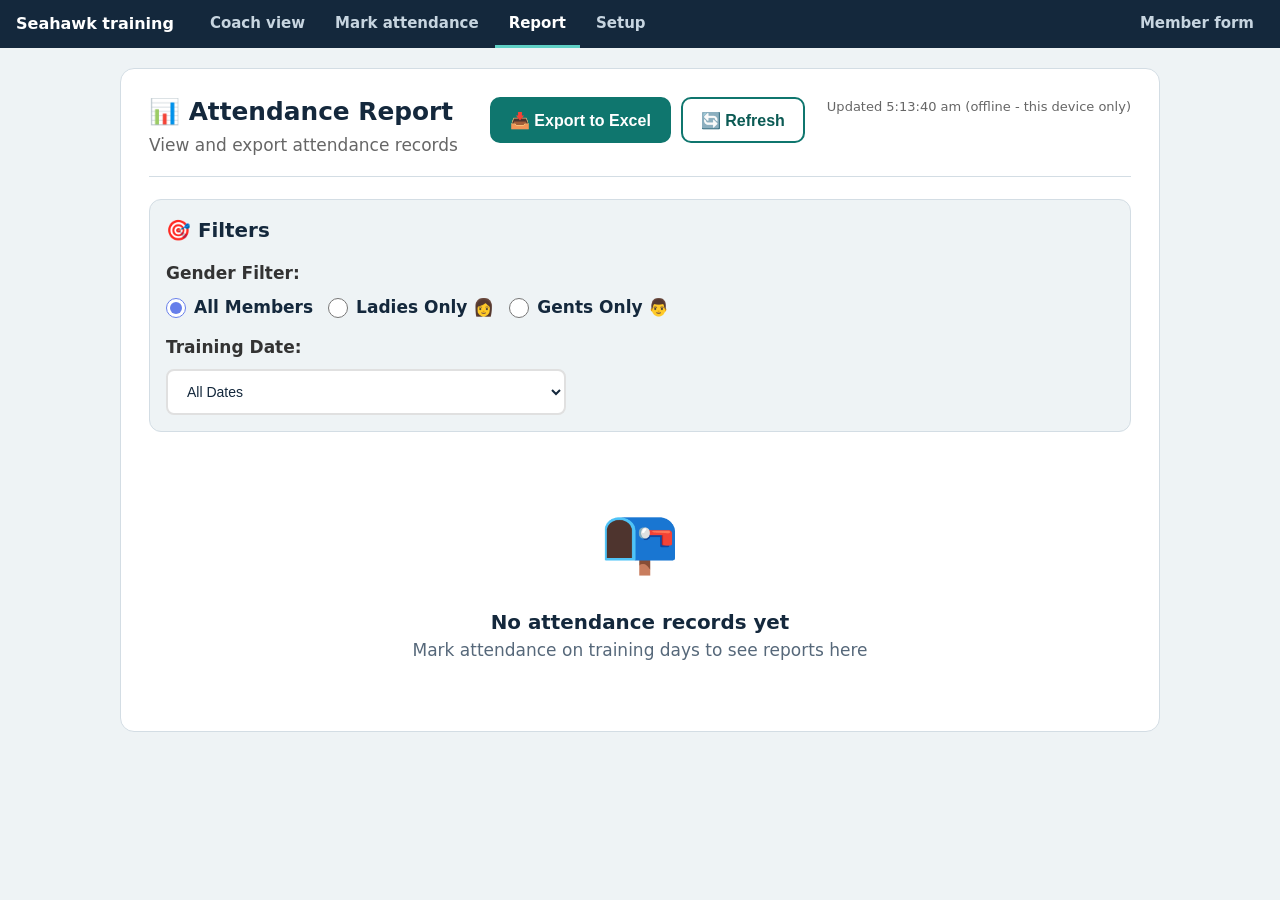
<file: attendance-report.html>
<!DOCTYPE html>
<html lang="en">
<head>
    <meta charset="UTF-8">
    <meta name="viewport" content="width=device-width, initial-scale=1.0">
    <title>Attendance Report</title>
    <style>
        * {
            margin: 0;
            padding: 0;
            box-sizing: border-box;
        }
        body {
            font-family: -apple-system, BlinkMacSystemFont, 'Segoe UI', Roboto, Oxygen, Ubuntu, Cantarell, sans-serif;
            background: #f5f5f5;
            padding: 20px;
        }
        .container {
            max-width: 1200px;
            margin: 0 auto;
            background: white;
            border-radius: 15px;
            padding: 30px;
            box-shadow: 0 4px 20px rgba(0,0,0,0.1);
        }
        h1 {
            color: #333;
            margin-bottom: 10px;
        }
        .header {
            display: flex;
            justify-content: space-between;
            align-items: center;
            margin-bottom: 30px;
            flex-wrap: wrap;
            gap: 15px;
        }
        .btn {
            padding: 12px 24px;
            border: none;
            border-radius: 8px;
            font-size: 14px;
            font-weight: 600;
            cursor: pointer;
            transition: all 0.3s;
        }
        .btn-primary {
            background: #667eea;
            color: white;
        }
        .btn-primary:hover {
            background: #5568d3;
        }
        .btn-success {
            background: #28a745;
            color: white;
        }
        .btn-success:hover {
            background: #218838;
        }
        .btn-group {
            display: flex;
            gap: 10px;
            flex-wrap: wrap;
        }
        .filter-section {
            background: #e7f3ff;
            border: 2px solid #2196F3;
            border-radius: 10px;
            padding: 20px;
            margin-bottom: 25px;
        }
        .filter-section h3 {
            color: #1976D2;
            margin-bottom: 15px;
        }
        .filter-row {
            display: flex;
            gap: 15px;
            flex-wrap: wrap;
            align-items: center;
        }
        .filter-item {
            display: flex;
            align-items: center;
            gap: 8px;
        }
        .filter-item input[type="checkbox"],
        .filter-item input[type="radio"] {
            width: 20px;
            height: 20px;
            cursor: pointer;
            accent-color: #667eea;
        }
        .filter-item label {
            cursor: pointer;
            font-weight: 500;
        }
        .stats {
            display: grid;
            grid-template-columns: repeat(auto-fit, minmax(150px, 1fr));
            gap: 15px;
            margin-bottom: 30px;
        }
        .stat-card {
            background: linear-gradient(135deg, #667eea 0%, #764ba2 100%);
            color: white;
            padding: 20px;
            border-radius: 10px;
            text-align: center;
        }
        .stat-number {
            font-size: 28px;
            font-weight: bold;
        }
        .stat-label {
            font-size: 13px;
            opacity: 0.9;
            margin-top: 5px;
        }
        .report-table {
            width: 100%;
            border-collapse: collapse;
            margin-top: 20px;
        }
        .report-table th {
            background: #f8f9fa;
            padding: 15px;
            text-align: left;
            font-weight: 600;
            color: #333;
            border-bottom: 2px solid #dee2e6;
        }
        .report-table td {
            padding: 15px;
            border-bottom: 1px solid #e0e0e0;
        }
        .report-table tr:hover {
            background: #f8f9fa;
        }
        .badge {
            display: inline-block;
            padding: 5px 12px;
            border-radius: 20px;
            font-size: 12px;
            font-weight: 600;
        }
        .badge-male {
            background: #e3f2fd;
            color: #1976D2;
        }
        .badge-female {
            background: #fce4ec;
            color: #c2185b;
        }
        .empty-state {
            text-align: center;
            padding: 60px 20px;
            color: #999;
        }
        @media (max-width: 768px) {
            body {
                padding: 10px;
            }
            .container {
                padding: 20px;
            }
            h1 {
                font-size: 22px;
            }
            .stats {
                grid-template-columns: repeat(2, 1fr);
            }
            .header {
                flex-direction: column;
                align-items: stretch;
            }
            .btn {
                width: 100%;
            }
            .report-table {
                font-size: 14px;
            }
            .report-table th,
            .report-table td {
                padding: 10px 8px;
            }
        }
    </style>
    <link rel="stylesheet" href="theme.css">
    <script src="nav.js" defer></script>
</head>
<body class="sh sh-staff">
    <div class="container">
        <div class="header">
            <div>
                <h1>📊 Attendance Report</h1>
                <p style="color: #666; margin-top: 5px;">View and export attendance records</p>
            </div>
            <div class="btn-group">
                <button class="btn btn-success" onclick="exportToExcel()">📥 Export to Excel</button>
                <button class="btn btn-primary" onclick="refreshData()">🔄 Refresh</button>
                <span id="lastUpdated" style="margin-left: 12px; font-size: 13px; color: #666;"></span>
            </div>
        </div>
 
        <div class="filter-section">
            <h3>🎯 Filters</h3>
 
            <div style="margin-bottom: 15px;">
                <strong style="display: block; margin-bottom: 8px; color: #333;">Gender Filter:</strong>
                <div class="filter-row">
                    <div class="filter-item">
                        <input type="radio" id="filterAll" name="genderFilter" value="all" checked onchange="applyFilters()">
                        <label for="filterAll">All Members</label>
                    </div>
                    <div class="filter-item">
                        <input type="radio" id="filterLadies" name="genderFilter" value="female" onchange="applyFilters()">
                        <label for="filterLadies">Ladies Only 👩</label>
                    </div>
                    <div class="filter-item">
                        <input type="radio" id="filterGents" name="genderFilter" value="male" onchange="applyFilters()">
                        <label for="filterGents">Gents Only 👨</label>
                    </div>
                </div>
            </div>
 
            <div>
                <strong style="display: block; margin-bottom: 8px; color: #333;">Training Date:</strong>
                <select id="dateFilter" onchange="applyFilters()" style="padding: 10px 15px; border: 2px solid #e0e0e0; border-radius: 8px; font-size: 14px; width: 100%; max-width: 400px;">
                    <option value="all">All Dates</option>
                </select>
            </div>
        </div>
 
        <div class="stats" id="stats">
            <!-- Stats will be populated -->
        </div>
 
        <div id="reportContainer" style="display: none;">
            <table class="report-table">
                <thead>
                    <tr>
                        <th>#</th>
                        <th>Date</th>
                        <th>Name</th>
                        <th>Gender</th>
                        <th>Category</th>
                        <th>Paddling Side</th>
                    </tr>
                </thead>
                <tbody id="reportTableBody">
                    <!-- Report rows will be populated here -->
                </tbody>
            </table>
        </div>
 
        <div class="empty-state" id="emptyState">
            <div style="font-size: 64px; margin-bottom: 20px;">📭</div>
            <h3>No attendance records yet</h3>
            <p>Mark attendance on training days to see reports here</p>
        </div>
    </div>
 
    <script src="sync.js"></script>
    <script>
        let allAttendance = [];
        let filteredData = [];
 
        document.addEventListener('DOMContentLoaded', function() {
            SeahawkSync.poll(loadData, 30000); // loads now, then every 30s
        });
 
        async function loadData() {
            // Load attendance records from the shared sheet (falls back to this device)
            let note = '';
            try {
                allAttendance = (await SeahawkSync.fetchAll({ force: true })).attendance;
            } catch (e) {
                console.warn('Sheet unavailable, using this device only:', e);
                allAttendance = JSON.parse(localStorage.getItem('actualAttendance') || '[]');
                note = ' (offline - this device only)';
            }
            allAttendance.forEach(r => { r.attendedDetails = r.attendedDetails || []; });
            document.getElementById('lastUpdated').textContent =
                'Updated ' + new Date().toLocaleTimeString('en-SG') + note;
 
            if (allAttendance.length === 0) {
                document.getElementById('stats').style.display = 'none';
                document.getElementById('reportContainer').style.display = 'none';
                document.getElementById('emptyState').style.display = 'block';
                return;
            }
 
            // Populate date filter
            populateDateFilter();
 
            // Apply filters
            applyFilters();
        }
 
        function populateDateFilter() {
            const select = document.getElementById('dateFilter');
            const currentValue = select.value;
 
            // Keep "All Dates" option, clear others
            select.innerHTML = '<option value="all">All Dates</option>';
 
            // Sort by date descending (most recent first)
            const sortedAttendance = [...allAttendance].sort((a, b) =>
                new Date(b.date) - new Date(a.date)
            );
 
            sortedAttendance.forEach(record => {
                const option = document.createElement('option');
                option.value = record.date;
                option.textContent = `${record.dayName}, ${record.display}`;
                select.appendChild(option);
            });
 
            // Restore selection if still valid
            if (currentValue && currentValue !== 'all') {
                select.value = currentValue;
            }
        }
 
        function applyFilters() {
            const genderFilter = document.querySelector('input[name="genderFilter"]:checked').value;
            const dateFilter = document.getElementById('dateFilter').value;
 
            // Flatten all attendance records into individual entries
            let allRecords = [];
 
            allAttendance.forEach(record => {
                record.attendedDetails.forEach(member => {
                    allRecords.push({
                        date: record.date,
                        dayName: record.dayName,
                        display: record.display,
                        name: member.name,
                        category: member.category,
                        paddlingSide: member.paddlingSide,
                        gender: member.gender || 'Not specified'
                    });
                });
            });
 
            // Apply gender filter
            if (genderFilter !== 'all') {
                allRecords = allRecords.filter(record => {
                    const gender = String(record.gender).toLowerCase();
                    return gender.includes(genderFilter);
                });
            }
 
            // Apply date filter
            if (dateFilter !== 'all') {
                allRecords = allRecords.filter(record => record.date === dateFilter);
            }
 
            filteredData = allRecords;
 
            // Update display
            updateStats();
            displayReport();
        }
 
        function updateStats() {
            const totalRecords = filteredData.length;
            const uniqueMembers = new Set(filteredData.map(r => r.name)).size;
            const uniqueDates = new Set(filteredData.map(r => r.date)).size;
 
            const ladies = filteredData.filter(r =>
                String(r.gender).toLowerCase().includes('female')
            ).length;
 
            const gents = filteredData.filter(r =>
                String(r.gender).toLowerCase().includes('male') &&
                !String(r.gender).toLowerCase().includes('female')
            ).length;
 
            const statsHtml = `
                <div class="stat-card">
                    <div class="stat-number">${totalRecords}</div>
                    <div class="stat-label">Total Attendances</div>
                </div>
                <div class="stat-card" style="background: linear-gradient(135deg, #f093fb 0%, #f5576c 100%);">
                    <div class="stat-number">${ladies}</div>
                    <div class="stat-label">Ladies</div>
                </div>
                <div class="stat-card" style="background: linear-gradient(135deg, #4facfe 0%, #00f2fe 100%);">
                    <div class="stat-number">${gents}</div>
                    <div class="stat-label">Gents</div>
                </div>
                <div class="stat-card" style="background: linear-gradient(135deg, #43e97b 0%, #38f9d7 100%);">
                    <div class="stat-number">${uniqueMembers}</div>
                    <div class="stat-label">Unique Members</div>
                </div>
                <div class="stat-card" style="background: linear-gradient(135deg, #fa709a 0%, #fee140 100%);">
                    <div class="stat-number">${uniqueDates}</div>
                    <div class="stat-label">Training Days</div>
                </div>
            `;
 
            document.getElementById('stats').innerHTML = statsHtml;
            document.getElementById('stats').style.display = 'grid';
        }
 
        function displayReport() {
            if (filteredData.length === 0) {
                document.getElementById('reportContainer').style.display = 'none';
                document.getElementById('emptyState').style.display = 'block';
                document.getElementById('emptyState').innerHTML = `
                    <div style="font-size: 64px; margin-bottom: 20px;">🔍</div>
                    <h3>No records match your filters</h3>
                    <p>Try adjusting the filter settings</p>
                `;
                return;
            }
 
            // Sort by date (most recent first), then by name
            filteredData.sort((a, b) => {
                const dateCompare = new Date(b.date) - new Date(a.date);
                if (dateCompare !== 0) return dateCompare;
                return a.name.localeCompare(b.name);
            });
 
            const tbody = document.getElementById('reportTableBody');
            tbody.innerHTML = '';
 
            filteredData.forEach((record, index) => {
                const tr = document.createElement('tr');
 
                // Gender badge
                let genderBadge = '';
                const gender = String(record.gender).toLowerCase();
                if (gender.includes('female')) {
                    genderBadge = '<span class="badge badge-female">👩 Female</span>';
                } else if (gender.includes('male')) {
                    genderBadge = '<span class="badge badge-male">👨 Male</span>';
                } else {
                    genderBadge = '<span style="color: #999; font-style: italic;">Not specified</span>';
                }
 
                tr.innerHTML = `
                    <td style="font-weight: 600; color: #666;">${index + 1}</td>
                    <td style="color: #333; font-weight: 500;">${record.dayName}<br><span style="font-size: 12px; color: #999;">${record.display}</span></td>
                    <td style="font-weight: 600; color: #333;">${record.name}</td>
                    <td>${genderBadge}</td>
                    <td style="color: #666;">${record.category}</td>
                    <td style="color: #666;">${record.paddlingSide || 'Not specified'}</td>
                `;
 
                tbody.appendChild(tr);
            });
 
            document.getElementById('reportContainer').style.display = 'block';
            document.getElementById('emptyState').style.display = 'none';
        }
 
        function refreshData() {
            loadData();
        }
 
        async function exportToExcel() {
            await SeahawkSync.loadXLSX();
            if (filteredData.length === 0) {
                alert('⚠️ No data to export! Apply filters to see records.');
                return;
            }
 
            const genderFilter = document.querySelector('input[name="genderFilter"]:checked').value;
            let filterLabel = 'All Members';
            if (genderFilter === 'female') filterLabel = 'Ladies Only';
            if (genderFilter === 'male') filterLabel = 'Gents Only';
 
            // Prepare Excel data
            const data = [
                ['ATTENDANCE REPORT'],
                ['Filter:', filterLabel],
                ['Generated:', new Date().toLocaleString('en-SG')],
                ['Total Records:', filteredData.length],
                [''],
                ['Date', 'Day', 'Name', 'Gender', 'Category', 'Paddling Side']
            ];
 
            filteredData.forEach(record => {
                data.push([
                    record.date,
                    `${record.dayName} ${record.display}`,
                    record.name,
                    record.gender,
                    record.category,
                    record.paddlingSide || 'Not specified'
                ]);
            });
 
            // Add summary section
            data.push(['']);
            data.push(['SUMMARY']);
            const uniqueMembers = new Set(filteredData.map(r => r.name));
            const uniqueDates = new Set(filteredData.map(r => r.date));
 
            data.push(['Total Attendances:', filteredData.length]);
            data.push(['Unique Members:', uniqueMembers.size]);
            data.push(['Training Days:', uniqueDates.size]);
 
            // Member list with attendance count
            data.push(['']);
            data.push(['MEMBER ATTENDANCE COUNT']);
            data.push(['Name', 'Times Attended', 'Gender', 'Category']);
 
            const memberCount = {};
            filteredData.forEach(record => {
                if (!memberCount[record.name]) {
                    memberCount[record.name] = {
                        count: 0,
                        gender: record.gender,
                        category: record.category
                    };
                }
                memberCount[record.name].count++;
            });
 
            Object.entries(memberCount)
                .sort((a, b) => b[1].count - a[1].count)
                .forEach(([name, info]) => {
                    data.push([name, info.count, info.gender, info.category]);
                });
 
            // Create worksheet
            const ws = XLSX.utils.aoa_to_sheet(data);
            ws['!cols'] = [
                {wch: 12}, // Date
                {wch: 20}, // Day
                {wch: 25}, // Name
                {wch: 12}, // Gender
                {wch: 12}, // Category
                {wch: 18}  // Paddling Side
            ];
 
            // Create workbook
            const wb = XLSX.utils.book_new();
            XLSX.utils.book_append_sheet(wb, ws, 'Attendance Report');
 
            // Save file
            const dateStr = new Date().toISOString().split('T')[0];
            const filterSuffix = genderFilter === 'female' ? '_Ladies' : genderFilter === 'male' ? '_Gents' : '';
            XLSX.writeFile(wb, `Attendance_Report${filterSuffix}_${dateStr}.xlsx`);
 
            alert(`✅ Excel exported!\n\n${filterLabel}\n📊 ${filteredData.length} records\n👥 ${uniqueMembers.size} members`);
        }
    </script>
</body>
</html>
</file>
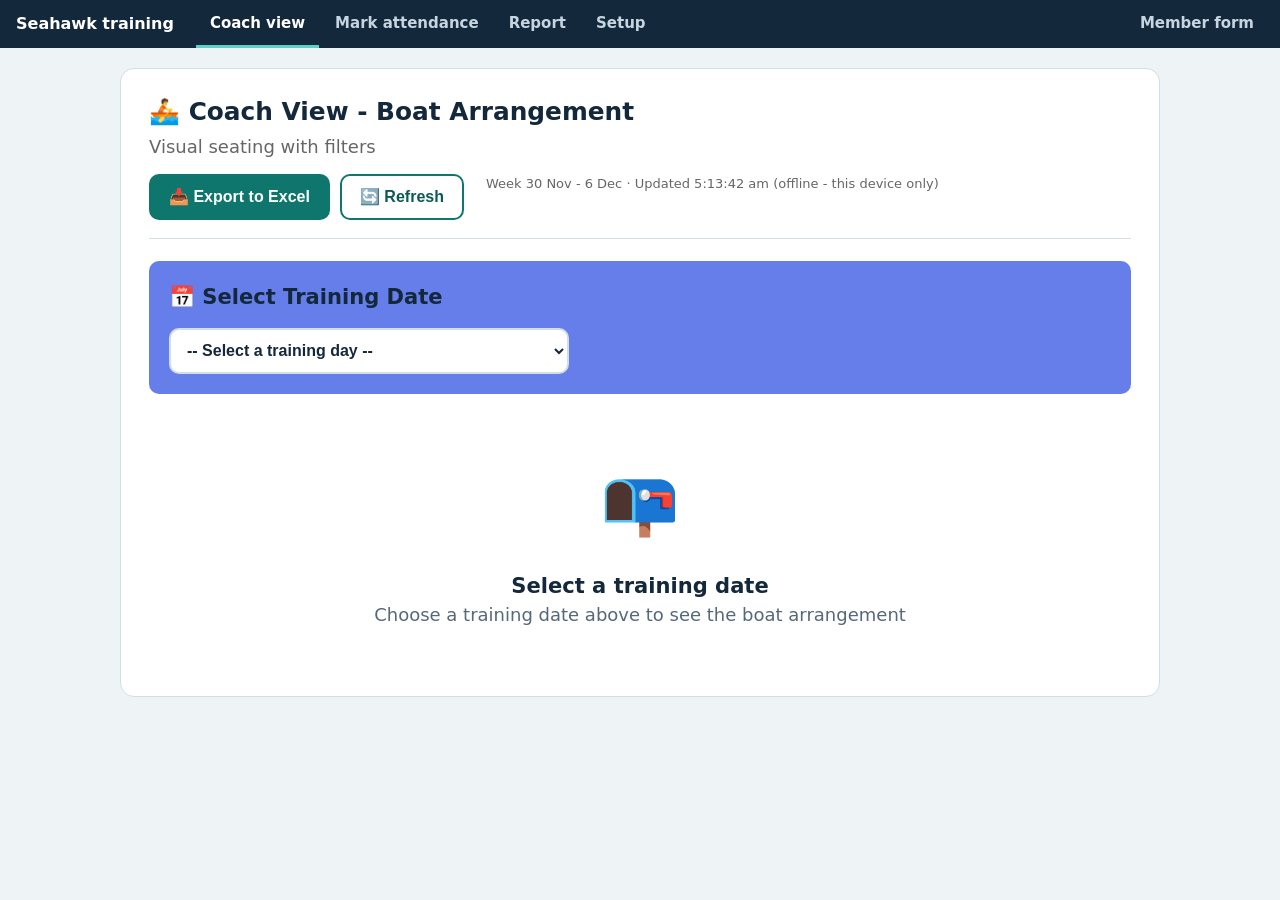
<file: coach-view-enhanced.html>
<!DOCTYPE html>
<html lang="en">
<head>
    <meta charset="UTF-8">
    <meta name="viewport" content="width=device-width, initial-scale=1.0">
    <title>Coach View - Boat Arrangement</title>
    <style>
        * {
            margin: 0;
            padding: 0;
            box-sizing: border-box;
        }
        body {
            font-family: -apple-system, BlinkMacSystemFont, 'Segoe UI', Roboto, Oxygen, Ubuntu, Cantarell, sans-serif;
            background: #f5f5f5;
            padding: 20px;
            font-size: 18px; /* Larger base font for seniors */
        }
        .container {
            max-width: 1400px;
            margin: 0 auto;
            background: white;
            border-radius: 15px;
            padding: 30px;
            box-shadow: 0 4px 20px rgba(0,0,0,0.1);
        }
        h1 {
            color: #333;
            margin-bottom: 10px;
            font-size: 36px; /* Larger for seniors */
            font-weight: 700;
        }
        .header {
            display: flex;
            justify-content: space-between;
            align-items: center;
            margin-bottom: 30px;
            flex-wrap: wrap;
            gap: 15px;
        }
        .date-selector {
            background: #667eea;
            color: white;
            padding: 20px;
            border-radius: 10px;
            margin-bottom: 25px;
        }
        .date-selector h3 {
            margin-bottom: 15px;
        }
        .date-selector select {
            padding: 12px 15px;
            border: 2px solid white;
            border-radius: 8px;
            font-size: 16px;
            width: 100%;
            max-width: 400px;
            font-weight: 600;
        }
        .btn {
            padding: 12px 24px;
            border: none;
            border-radius: 8px;
            font-size: 14px;
            font-weight: 600;
            cursor: pointer;
            transition: all 0.3s;
        }
        .btn-primary {
            background: #667eea;
            color: white;
        }
        .btn-primary:hover {
            background: #5568d3;
        }
        .btn-success {
            background: #28a745;
            color: white;
        }
        .btn-success:hover {
            background: #218838;
        }
        .btn-group {
            display: flex;
            gap: 10px;
            flex-wrap: wrap;
        }
        .filter-section {
            background: #e7f3ff;
            border: 2px solid #2196F3;
            border-radius: 10px;
            padding: 20px;
            margin-bottom: 25px;
        }
        .filter-section h3 {
            color: #1976D2;
            margin-bottom: 15px;
        }
        .filter-grid {
            display: grid;
            grid-template-columns: repeat(auto-fit, minmax(200px, 1fr));
            gap: 15px;
            margin-bottom: 15px;
        }
        .filter-group {
            background: white;
            padding: 15px;
            border-radius: 8px;
        }
        .filter-group label {
            display: block;
            font-weight: 600;
            color: #333;
            margin-bottom: 8px;
        }
        .filter-group select {
            width: 100%;
            padding: 10px;
            border: 2px solid #e0e0e0;
            border-radius: 6px;
            font-size: 14px;
        }
        .stats {
            display: grid;
            grid-template-columns: repeat(auto-fit, minmax(150px, 1fr));
            gap: 15px;
            margin-bottom: 30px;
        }
        .stat-card {
            background: linear-gradient(135deg, #667eea 0%, #764ba2 100%);
            color: white;
            padding: 20px;
            border-radius: 10px;
            text-align: center;
        }
        .stat-number {
            font-size: 28px;
            font-weight: bold;
        }
        .stat-label {
            font-size: 13px;
            opacity: 0.9;
            margin-top: 5px;
        }
        .boat-container {
            background: #f8f9fa;
            border-radius: 15px;
            padding: 30px;
            margin-bottom: 25px;
        }
        .boat-layout {
            display: grid;
            grid-template-columns: 1fr 1fr;
            gap: 30px;
            margin-top: 20px;
        }
        .side-section {
            background: white;
            border-radius: 12px;
            padding: 20px;
            border: 3px solid #667eea;
        }
        .side-header {
            background: linear-gradient(135deg, #667eea 0%, #764ba2 100%);
            color: white;
            padding: 18px;
            border-radius: 8px;
            text-align: center;
            font-weight: 700;
            font-size: 24px; /* Larger for seniors */
            margin-bottom: 20px;
        }
        .paddler-row {
            background: #f8f9fa;
            padding: 18px;
            margin-bottom: 14px;
            border-radius: 10px;
            display: flex;
            align-items: center;
            gap: 15px;
            border-left: 6px solid #667eea;
            transition: all 0.3s;
        }
        .paddler-row:hover {
            background: #e7f3ff;
            transform: translateX(5px);
        }
        .position-number {
            background: #667eea;
            color: white;
            width: 50px; /* Larger for seniors */
            height: 50px; /* Larger for seniors */
            border-radius: 50%;
            display: flex;
            align-items: center;
            justify-content: center;
            font-weight: bold;
            font-size: 20px; /* Larger for seniors */
            flex-shrink: 0;
        }
        .paddler-info {
            flex: 1;
        }
        .paddler-name {
            font-weight: 700;
            color: #333;
            font-size: 20px; /* Larger for seniors */
            margin-bottom: 6px;
        }
        .paddler-details {
            color: #666;
            font-size: 16px; /* Larger for seniors */
        }
        .badge {
            display: inline-block;
            padding: 4px 10px;
            border-radius: 12px;
            font-size: 11px;
            font-weight: 600;
            margin-right: 5px;
        }
        .badge-premier {
            background: #ffd700;
            color: #856404;
        }
        .badge-senior {
            background: #c0c0c0;
            color: #383d41;
        }
        .badge-female {
            background: #fce4ec;
            color: #c2185b;
        }
        .badge-male {
            background: #e3f2fd;
            color: #1976D2;
        }
        .empty-side {
            text-align: center;
            padding: 40px;
            color: #999;
            font-style: italic;
        }
        .empty-state {
            text-align: center;
            padding: 60px 20px;
            color: #999;
        }
        @media (max-width: 1024px) {
            .boat-layout {
                grid-template-columns: 1fr;
            }
        }
        @media (max-width: 768px) {
            body {
                padding: 10px;
                font-size: 16px;
            }
            .container {
                padding: 15px;
            }
            h1 {
                font-size: 28px; /* Larger for seniors */
            }
            .stats {
                grid-template-columns: repeat(2, 1fr);
            }
            .header {
                flex-direction: column;
                align-items: stretch;
            }
            .btn {
                width: 100%;
                font-size: 18px; /* Larger for seniors */
                padding: 16px;
            }
            .filter-grid {
                grid-template-columns: 1fr;
            }
            /* Keep left/right layout visible on mobile */
            .boat-layout {
                gap: 20px;
            }
            .side-section {
                padding: 15px;
            }
            .side-header {
                font-size: 22px; /* Maintain large size on mobile */
                padding: 15px;
            }
            .paddler-row {
                padding: 14px;
                font-size: 16px;
            }
            .position-number {
                width: 45px;
                height: 45px;
                font-size: 18px;
            }
            .paddler-name {
                font-size: 18px;
            }
            .paddler-details {
                font-size: 14px;
            }
        }
    </style>
    <link rel="stylesheet" href="theme.css">
    <script src="nav.js" defer></script>
</head>
<body class="sh sh-staff sh-coach">
    <div class="container">
        <div class="header">
            <div>
                <h1>🚣 Coach View - Boat Arrangement</h1>
                <p style="color: #666; margin-top: 5px;">Visual seating with filters</p>
            </div>
            <div class="btn-group">
                <button class="btn btn-success" onclick="exportToExcel()">📥 Export to Excel</button>
                <button class="btn btn-primary" onclick="refreshData()">🔄 Refresh</button>
                <span id="lastUpdated" style="margin-left: 12px; font-size: 13px; color: #666;"></span>
            </div>
        </div>
 
        <div class="date-selector">
            <h3>📅 Select Training Date</h3>
            <select id="trainingDaySelect" onchange="loadMembers()">
                <option value="">-- Select a training day --</option>
            </select>
        </div>
 
        <div class="filter-section" id="filterSection" style="display: none;">
            <h3>🎯 Filters</h3>
            <div class="filter-grid">
                <div class="filter-group">
                    <label>Gender</label>
                    <select id="genderFilter" onchange="applyFilters()">
                        <option value="all">All</option>
                        <option value="female">Ladies Only 👩</option>
                        <option value="male">Gents Only 👨</option>
                    </select>
                </div>
                <div class="filter-group">
                    <label>Category</label>
                    <select id="categoryFilter" onchange="applyFilters()">
                        <option value="all">All Categories</option>
                        <option value="premier">Premier</option>
                        <option value="senior a">Senior A</option>
                        <option value="senior b">Senior B</option>
                        <option value="senior c">Senior C</option>
                        <option value="master">Master</option>
                        <option value="a">Category A</option>
                        <option value="b">Category B</option>
                        <option value="c">Category C</option>
                    </select>
                </div>
            </div>
            <div class="walkin" style="margin-top: 16px;">
                <label for="addMemberSelect">➕ Add someone who didn't submit the form</label>
                <div class="walkin-row">
                    <select id="addMemberSelect"><option value="">-- Choose a member --</option></select>
                    <button class="btn btn-success" id="addMemberBtn" onclick="addMemberToDay()">Add to this day</button>
                </div>
            </div>
        </div>
 
        <div class="stats" id="stats" style="display: none;">
            <!-- Stats will be populated -->
        </div>
 
        <div class="boat-container" id="boatContainer" style="display: none;">
            <h2 style="text-align: center; color: #333; margin-bottom: 20px;">🚣 Boat Seating Arrangement</h2>
            <div class="boat-layout">
                <div class="side-section">
                    <div class="side-header">⬅️ LEFT SIDE</div>
                    <div id="leftSide">
                        <!-- Left paddlers will be populated here -->
                    </div>
                </div>
                <div class="side-section">
                    <div class="side-header">RIGHT SIDE ➡️</div>
                    <div id="rightSide">
                        <!-- Right paddlers will be populated here -->
                    </div>
                </div>
            </div>
        </div>
 
        <div class="empty-state" id="emptyState">
            <div style="font-size: 64px; margin-bottom: 20px;">📭</div>
            <h3>Select a training date</h3>
            <p>Choose a training date above to see the boat arrangement</p>
        </div>
    </div>
 
    <script src="sync.js"></script>
    <script>
        let allResponses = [];
        let trainingDates = [];
        let allMembers = [];
        let filteredMembers = [];
 
        let rosterMap = {};
        const norm = v => String(v || '').trim().toLowerCase();

        // roster.json is the source of truth for category / side / gender
        async function loadRoster() {
            try {
                const r = await fetch('roster.json', { cache: 'no-store' });
                if (r.ok) {
                    const d = await r.json();
                    (d.members || []).forEach(m => { rosterMap[norm(m.name)] = m; });
                }
            } catch (e) {
                console.warn('roster.json not loaded:', e);
            }
        }

        // Keep only the newest response per person per week, and fill details from the roster
        function cleanResponses(list) {
            const latest = {};
            list.forEach(r => {
                if (!r.name || !Array.isArray(r.days)) return;
                const key = norm(r.name) + '_' + r.weekStart;
                if (!latest[key] || String(r.timestamp) > String(latest[key].timestamp)) latest[key] = r;
            });
            return Object.values(latest).map(r => {
                const m = rosterMap[norm(r.name)];
                return Object.assign({}, r, {
                    days: r.days.filter(d => norm(d.name) !== 'thursday - land'), // Thursday land training was removed
                    category: (m && m.category) || r.category,
                    paddlingSide: String((m && m.paddlingSide) || r.paddlingSide || '').trim(),
                    gender: (m && m.gender) || r.gender
                });
            });
        }

        document.addEventListener('DOMContentLoaded', async function() {
            await loadRoster();
            SeahawkSync.poll(refreshData, 30000); // loads now, then every 30s
        });
 
        async function loadData() {
            let list;
            let note = '';
            try {
                const all = await SeahawkSync.fetchAll({ force: true });
                list = all.availability;
                if (all.roster && all.roster.length) {   // live Roster tab wins over roster.json
                    rosterMap = {};
                    all.roster.forEach(m => { rosterMap[norm(m.name)] = m; });
                }
            } catch (e) {
                console.warn('Sheet unavailable, using this device only:', e);
                list = JSON.parse(localStorage.getItem('weeklyAvailability') || '[]');
                note = ' (offline - this device only)';
            }
            allResponses = cleanResponses(list);

            // Only today and the rest of the CURRENT week (Monday-Sunday, same week as the member form).
            // A training day disappears from this view once it has passed (from midnight).
            const pad = n => String(n).padStart(2, '0');
            const ymd = d => `${d.getFullYear()}-${pad(d.getMonth() + 1)}-${pad(d.getDate())}`;
            const now = new Date();
            const dow = now.getDay(); // 0 = Sunday
            const monday = new Date(now.getFullYear(), now.getMonth(), now.getDate() - (dow === 0 ? 6 : dow - 1));
            const sunday = new Date(monday.getFullYear(), monday.getMonth(), monday.getDate() + 6);
            const todayStr = ymd(now);
            const weekEndStr = ymd(sunday);
            const weekLabel = monday.toLocaleDateString('en-SG', { day: 'numeric', month: 'short' }) +
                ' - ' + sunday.toLocaleDateString('en-SG', { day: 'numeric', month: 'short' });

            const dateSet = new Map();
            allResponses.forEach(response => {
                response.days.forEach(day => {
                    if (day.date < todayStr || day.date > weekEndStr) return; // already passed, or not this week
                    if (!dateSet.has(day.date)) {
                        dateSet.set(day.date, { date: day.date, name: day.name, display: day.display });
                    }
                });
            });

            trainingDates = Array.from(dateSet.values()).sort((a, b) =>
                new Date(a.date) - new Date(b.date)
            );

            document.getElementById('lastUpdated').textContent =
                'Week ' + weekLabel + ' · Updated ' + new Date().toLocaleTimeString('en-SG') + note;
        }

        function populateTrainingDaySelector() {
            const select = document.getElementById('trainingDaySelect');
 
            if (trainingDates.length === 0) {
                const option = document.createElement('option');
                option.value = '';
                option.textContent = '-- No training days available --';
                select.appendChild(option);
                return;
            }
 
            trainingDates.forEach(dateInfo => {
                const count = allResponses.filter(r =>
                    r.days.some(d => d.date === dateInfo.date)
                ).length;
 
                const option = document.createElement('option');
                option.value = dateInfo.date;
                option.textContent = `${dateInfo.name}, ${dateInfo.display} (${count} people)`;
                select.appendChild(option);
            });
        }
 
        function loadMembers() {
            const selectedDate = document.getElementById('trainingDaySelect').value;
 
            if (!selectedDate) {
                document.getElementById('filterSection').style.display = 'none';
                document.getElementById('stats').style.display = 'none';
                document.getElementById('boatContainer').style.display = 'none';
                document.getElementById('emptyState').style.display = 'block';
                return;
            }
 
            allMembers = allResponses.filter(r =>
                r.days.some(d => d.date === selectedDate)
            );
 
            if (allMembers.length === 0) {
                document.getElementById('filterSection').style.display = 'none';
                document.getElementById('stats').style.display = 'none';
                document.getElementById('boatContainer').style.display = 'none';
                document.getElementById('emptyState').style.display = 'block';
                return;
            }
 
            // Sort by name
            allMembers.sort((a, b) => a.name.localeCompare(b.name));
            refreshAddMemberOptions();
 
            // Reset filters
            document.getElementById('genderFilter').value = 'all';
            document.getElementById('categoryFilter').value = 'all';
 
            document.getElementById('filterSection').style.display = 'block';
            document.getElementById('emptyState').style.display = 'none';
 
            applyFilters();
        }
 
        function applyFilters() {
            const genderFilter = document.getElementById('genderFilter').value;
            const categoryFilter = document.getElementById('categoryFilter').value;
 
            filteredMembers = allMembers.filter(member => {
                // Gender filter
                if (genderFilter !== 'all') {
                    const gender = String(member.gender || '').toLowerCase();
                    if (genderFilter === 'female' && !gender.includes('female')) return false;
                    if (genderFilter === 'male' && !gender.includes('male')) return false;
                }
 
                // Category filter
                if (categoryFilter !== 'all') {
                    const category = String(member.category || '').toLowerCase();
                    if (!category.includes(categoryFilter)) return false;
                }
 
                return true;
            });
 
            displayBoatArrangement();
            updateStats();
        }
 
        function displayBoatArrangement() {
            document.querySelectorAll('.unspecified-block').forEach(el => el.remove());
            // Separate by paddling side
            const leftPaddlers = filteredMembers.filter(m =>
                String(m.paddlingSide || '').toLowerCase().includes('left')
            );
 
            const rightPaddlers = filteredMembers.filter(m =>
                String(m.paddlingSide || '').toLowerCase().includes('right')
            );
 
            const unspecified = filteredMembers.filter(m => {
                const side = String(m.paddlingSide || '').toLowerCase();
                return !side.includes('left') && !side.includes('right');
            });
 
            // Display left side
            const leftSide = document.getElementById('leftSide');
            leftSide.innerHTML = '';
 
            if (leftPaddlers.length === 0) {
                leftSide.innerHTML = '<div class="empty-side">No paddlers on left side</div>';
            } else {
                leftPaddlers.forEach((member, index) => {
                    leftSide.appendChild(createPaddlerRow(member, index + 1));
                });
            }
 
            // Display right side
            const rightSide = document.getElementById('rightSide');
            rightSide.innerHTML = '';
 
            if (rightPaddlers.length === 0) {
                rightSide.innerHTML = '<div class="empty-side">No paddlers on right side</div>';
            } else {
                rightPaddlers.forEach((member, index) => {
                    rightSide.appendChild(createPaddlerRow(member, index + 1));
                });
            }
 
            // Show unspecified if any
            if (unspecified.length > 0) {
                const unspecifiedDiv = document.createElement('div');
                unspecifiedDiv.className = 'unspecified-block';
                unspecifiedDiv.style.gridColumn = '1 / -1';
                unspecifiedDiv.style.marginTop = '20px';
                unspecifiedDiv.innerHTML = `
                    <div style="background: #fff3cd; border: 2px solid #ffc107; border-radius: 10px; padding: 20px;">
                        <h3 style="color: #856404; margin-bottom: 15px;">⚠️ Paddling Side Not Specified (${unspecified.length})</h3>
                        <div id="unspecifiedList"></div>
                    </div>
                `;
                document.querySelector('.boat-layout').appendChild(unspecifiedDiv);
 
                const unspecifiedList = document.getElementById('unspecifiedList');
                unspecified.forEach((member, index) => {
                    const row = createPaddlerRow(member, index + 1);
                    row.style.borderLeft = '5px solid #ffc107';
                    unspecifiedList.appendChild(row);
                });
            }
 
            document.getElementById('boatContainer').style.display = 'block';
        }
 
        function createPaddlerRow(member, position) {
            const row = document.createElement('div');
            row.className = 'paddler-row';
 
            const positionDiv = document.createElement('div');
            positionDiv.className = 'position-number';
            positionDiv.textContent = position;
 
            const infoDiv = document.createElement('div');
            infoDiv.className = 'paddler-info';
 
            const nameDiv = document.createElement('div');
            nameDiv.className = 'paddler-name';
            nameDiv.textContent = member.name;
 
            const detailsDiv = document.createElement('div');
            detailsDiv.className = 'paddler-details';
 
            // Category badge
            let categoryBadge = 'badge-premier';
            const cat = String(member.category || '').toLowerCase();
            if (cat.includes('premier')) categoryBadge = 'badge-premier';
            else if (cat.includes('senior') || cat.includes('b') || cat.includes('c')) categoryBadge = 'badge-senior';
 
            // Gender badge
            let genderBadge = '';
            const gender = String(member.gender || '').toLowerCase();
            if (gender.includes('female')) {
                genderBadge = '<span class="badge badge-female">👩 F</span>';
            } else if (gender.includes('male')) {
                genderBadge = '<span class="badge badge-male">👨 M</span>';
            }
 
            detailsDiv.innerHTML = `
                <span class="badge ${categoryBadge}">${member.category}</span>
                ${genderBadge}
            `;
 
            infoDiv.appendChild(nameDiv);
            infoDiv.appendChild(detailsDiv);

            // Rows the coach added by hand get a tag and a remove button
            const dayEntry = (member.days || []).find(d => d.date === document.getElementById('trainingDaySelect').value);
            if (dayEntry && dayEntry.addedByCoach) {
                const tagRow = document.createElement('div');
                tagRow.style.marginTop = '6px';
                tagRow.innerHTML = '<span class="badge badge-coach">Added by coach</span> ';
                const rm = document.createElement('button');
                rm.type = 'button';
                rm.className = 'btn-remove-added';
                rm.textContent = '✕ Remove';
                rm.onclick = function () { removeAddedMember(member.name); };
                tagRow.appendChild(rm);
                infoDiv.appendChild(tagRow);
            }
 
            row.appendChild(positionDiv);
            row.appendChild(infoDiv);
 
            return row;
        }
 
        function updateStats() {
            const total = filteredMembers.length;
            const leftCount = filteredMembers.filter(m =>
                String(m.paddlingSide || '').toLowerCase().includes('left')
            ).length;
            const rightCount = filteredMembers.filter(m =>
                String(m.paddlingSide || '').toLowerCase().includes('right')
            ).length;
            const ladies = filteredMembers.filter(m =>
                String(m.gender || '').toLowerCase().includes('female')
            ).length;
            const gents = filteredMembers.filter(m =>
                String(m.gender || '').toLowerCase().includes('male') &&
                !String(m.gender || '').toLowerCase().includes('female')
            ).length;
 
            const statsHtml = `
                <div class="stat-card">
                    <div class="stat-number">${total}</div>
                    <div class="stat-label">Total Paddlers</div>
                </div>
                <div class="stat-card" style="background: linear-gradient(135deg, #4facfe 0%, #00f2fe 100%);">
                    <div class="stat-number">${leftCount}</div>
                    <div class="stat-label">Left Side</div>
                </div>
                <div class="stat-card" style="background: linear-gradient(135deg, #f093fb 0%, #f5576c 100%);">
                    <div class="stat-number">${rightCount}</div>
                    <div class="stat-label">Right Side</div>
                </div>
                <div class="stat-card" style="background: linear-gradient(135deg, #fce4ec 0%, #c2185b 100%);">
                    <div class="stat-number">${ladies}</div>
                    <div class="stat-label">Ladies</div>
                </div>
                <div class="stat-card" style="background: linear-gradient(135deg, #e3f2fd 0%, #1976D2 100%);">
                    <div class="stat-number">${gents}</div>
                    <div class="stat-label">Gents</div>
                </div>
            `;
 
            document.getElementById('stats').innerHTML = statsHtml;
            document.getElementById('stats').style.display = 'grid';
        }
 
        function findThisWeekResponse(name) {
            return SeahawkSync.findThisWeek(allResponses, name);
        }

        // Active roster members who are not already on the selected day
        function refreshAddMemberOptions() {
            const onDay = new Set(allMembers.map(m => norm(m.name)));
            const options = Object.values(rosterMap)
                .filter(m => m.active !== false && !onDay.has(norm(m.name)))
                .sort((a, b) => a.name.localeCompare(b.name));
            document.getElementById('addMemberSelect').innerHTML =
                '<option value="">-- Choose a member --</option>' +
                options.map(m => `<option value="${m.name.replace(/"/g, '&quot;')}">${m.name}</option>`).join('');
        }

        async function addMemberToDay() {
            const name = document.getElementById('addMemberSelect').value;
            const date = document.getElementById('trainingDaySelect').value;
            if (!name) {
                alert('⚠️ Please choose a member first');
                return;
            }
            const dayInfo = trainingDates.find(d => d.date === date);
            if (!dayInfo) return;

            const btn = document.getElementById('addMemberBtn');
            btn.disabled = true;
            btn.textContent = '⏳ Adding…';
            try {
                const existing = findThisWeekResponse(name);
                const person = rosterMap[norm(name)] || existing || { name: name };
                await SeahawkSync.addCoachDay(person, existing, dayInfo);
                await refreshData();
            } catch (e) {
                console.error('Add member failed:', e);
                alert('⚠️ Could not add ' + name + ' (check internet connection). Please try again.');
            } finally {
                btn.disabled = false;
                btn.textContent = 'Add to this day';
            }
        }

        async function removeAddedMember(name) {
            const date = document.getElementById('trainingDaySelect').value;
            if (!confirm('Remove ' + name + ' from this day?')) return;
            try {
                const existing = findThisWeekResponse(name);
                const person = rosterMap[norm(name)] || existing || { name: name };
                await SeahawkSync.removeCoachDay(person, existing, date);
                await refreshData();
            } catch (e) {
                console.error('Remove failed:', e);
                alert('⚠️ Could not remove ' + name + ' (check internet connection). Please try again.');
            }
        }

        async function refreshData() {
            const select = document.getElementById('trainingDaySelect');
            const currentDate = select.value;
            const gender = document.getElementById('genderFilter').value;
            const category = document.getElementById('categoryFilter').value;

            await loadData();

            select.innerHTML = '<option value="">-- Select a training day --</option>';
            populateTrainingDaySelector();

            if (currentDate && trainingDates.some(d => d.date === currentDate)) {
                select.value = currentDate;
                loadMembers();
                // keep the coach's filters across refreshes
                document.getElementById('genderFilter').value = gender;
                document.getElementById('categoryFilter').value = category;
                applyFilters();
            } else {
                loadMembers(); // selected day is no longer in view (new week) - clear the old lists
            }
        }

        async function exportToExcel() {
            await SeahawkSync.loadXLSX();
            const selectedDate = document.getElementById('trainingDaySelect').value;
 
            if (!selectedDate || filteredMembers.length === 0) {
                alert('⚠️ Please select a training day and ensure there are members to export!');
                return;
            }
 
            const dayInfo = trainingDates.find(d => d.date === selectedDate);
            const genderFilter = document.getElementById('genderFilter').value;
            const categoryFilter = document.getElementById('categoryFilter').value;
 
            let filterLabel = [];
            if (genderFilter === 'female') filterLabel.push('Ladies Only');
            if (genderFilter === 'male') filterLabel.push('Gents Only');
            if (categoryFilter !== 'all') filterLabel.push(categoryFilter.toUpperCase());
 
            const filterText = filterLabel.length > 0 ? ` (${filterLabel.join(', ')})` : '';
 
            // Separate by side
            const leftPaddlers = filteredMembers.filter(m =>
                String(m.paddlingSide || '').toLowerCase().includes('left')
            );
            const rightPaddlers = filteredMembers.filter(m =>
                String(m.paddlingSide || '').toLowerCase().includes('right')
            );
 
            // Prepare Excel data
            const data = [
                [`BOAT ARRANGEMENT - ${dayInfo.name}, ${dayInfo.display}${filterText}`],
                ['Generated:', new Date().toLocaleString('en-SG')],
                ['Total Paddlers:', filteredMembers.length],
                [''],
                ['LEFT SIDE', '', '', ''],
                ['Position', 'Name', 'Category', 'Gender']
            ];
 
            leftPaddlers.forEach((member, index) => {
                data.push([
                    index + 1,
                    member.name,
                    member.category,
                    member.gender || 'Not specified'
                ]);
            });
 
            data.push(['']);
            data.push(['RIGHT SIDE', '', '', '']);
            data.push(['Position', 'Name', 'Category', 'Gender']);
 
            rightPaddlers.forEach((member, index) => {
                data.push([
                    index + 1,
                    member.name,
                    member.category,
                    member.gender || 'Not specified'
                ]);
            });
 
            // Create worksheet
            const ws = XLSX.utils.aoa_to_sheet(data);
            ws['!cols'] = [
                {wch: 10},
                {wch: 25},
                {wch: 15},
                {wch: 12}
            ];
 
            const wb = XLSX.utils.book_new();
            XLSX.utils.book_append_sheet(wb, ws, 'Boat Arrangement');
 
            const fileName = `Boat_Arrangement_${selectedDate}${filterLabel.length > 0 ? '_' + filterLabel.join('_').replace(/ /g, '_') : ''}.xlsx`;
            XLSX.writeFile(wb, fileName);
 
            alert(`✅ Excel exported!\n\n${dayInfo.name}, ${dayInfo.display}${filterText}\n🚣 ${filteredMembers.length} paddlers\n⬅️ ${leftPaddlers.length} left | ${rightPaddlers.length} right ➡️`);
        }
    </script>
</body>
</html>
</file>
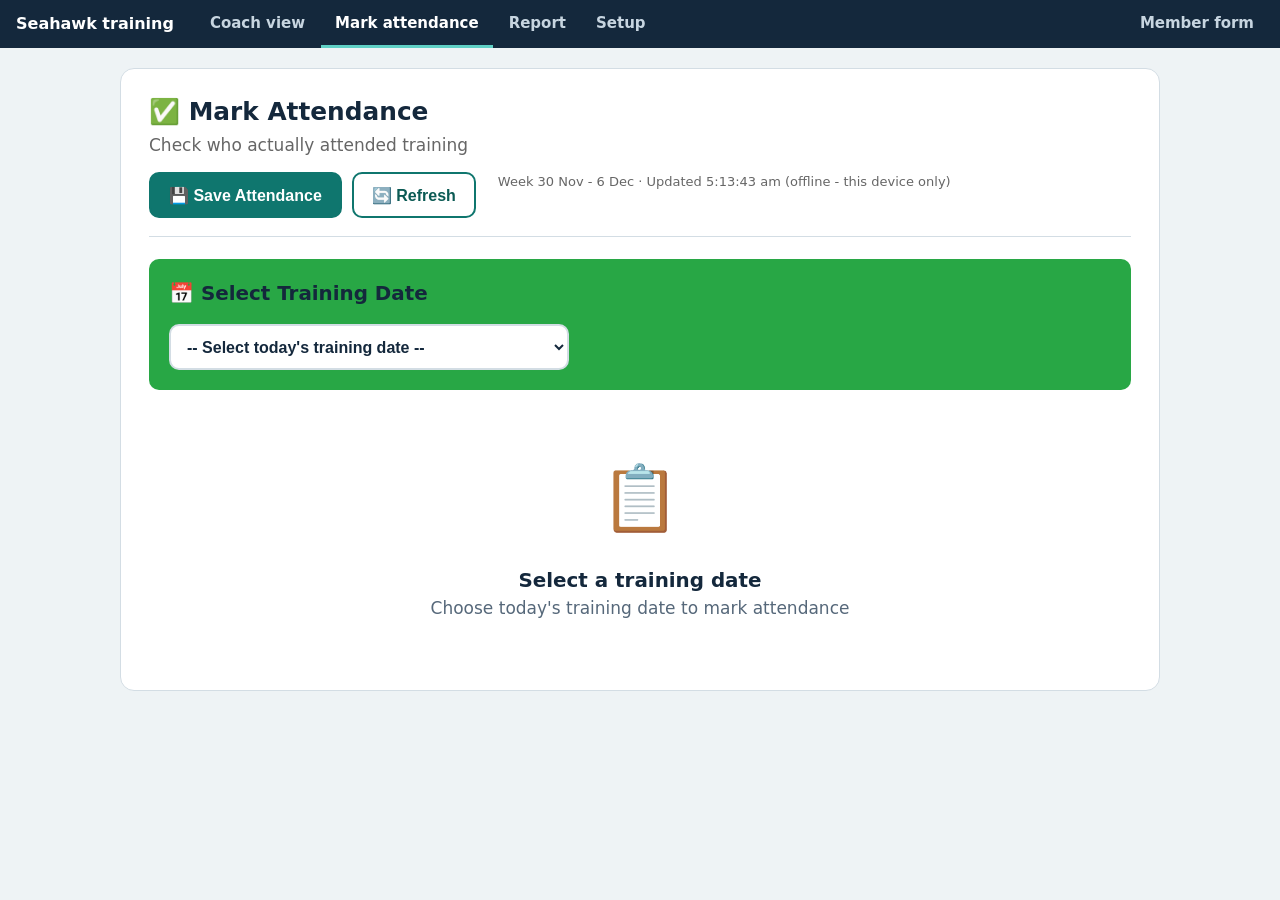
<file: mark-attendance.html>
<!DOCTYPE html>
<html lang="en">
<head>
    <meta charset="UTF-8">
    <meta name="viewport" content="width=device-width, initial-scale=1.0">
    <title>Mark Attendance - Training Day</title>
    <style>
        * {
            margin: 0;
            padding: 0;
            box-sizing: border-box;
        }
        body {
            font-family: -apple-system, BlinkMacSystemFont, 'Segoe UI', Roboto, Oxygen, Ubuntu, Cantarell, sans-serif;
            background: #f5f5f5;
            padding: 20px;
        }
        .container {
            max-width: 1000px;
            margin: 0 auto;
            background: white;
            border-radius: 15px;
            padding: 30px;
            box-shadow: 0 4px 20px rgba(0,0,0,0.1);
        }
        h1 {
            color: #333;
            margin-bottom: 10px;
        }
        .header {
            display: flex;
            justify-content: space-between;
            align-items: center;
            margin-bottom: 30px;
            flex-wrap: wrap;
            gap: 15px;
        }
        .date-selector {
            background: #28a745;
            color: white;
            padding: 20px;
            border-radius: 10px;
            margin-bottom: 25px;
        }
        .date-selector h3 {
            margin-bottom: 15px;
        }
        .date-selector select {
            padding: 12px 15px;
            border: 2px solid white;
            border-radius: 8px;
            font-size: 16px;
            width: 100%;
            max-width: 400px;
            font-weight: 600;
        }
        .btn {
            padding: 12px 24px;
            border: none;
            border-radius: 8px;
            font-size: 14px;
            font-weight: 600;
            cursor: pointer;
            transition: all 0.3s;
        }
        .btn-primary {
            background: #667eea;
            color: white;
        }
        .btn-primary:hover {
            background: #5568d3;
        }
        .btn-success {
            background: #28a745;
            color: white;
        }
        .btn-success:hover {
            background: #218838;
        }
        .stats {
            display: grid;
            grid-template-columns: repeat(auto-fit, minmax(150px, 1fr));
            gap: 15px;
            margin-bottom: 30px;
        }
        .stat-card {
            background: linear-gradient(135deg, #667eea 0%, #764ba2 100%);
            color: white;
            padding: 20px;
            border-radius: 10px;
            text-align: center;
        }
        .stat-number {
            font-size: 32px;
            font-weight: bold;
        }
        .stat-label {
            font-size: 13px;
            opacity: 0.9;
            margin-top: 5px;
        }
        .attendance-section {
            background: #fff3cd;
            border: 2px solid #ffc107;
            border-radius: 10px;
            padding: 20px;
            margin-bottom: 25px;
        }
        .attendance-section h3 {
            color: #856404;
            margin-bottom: 15px;
        }
        .checkbox-item {
            display: flex;
            align-items: center;
            padding: 15px;
            background: white;
            border-radius: 8px;
            margin-bottom: 10px;
            border: 2px solid #e0e0e0;
            transition: all 0.3s;
        }
        .checkbox-item:hover {
            border-color: #28a745;
            background: #f0fff4;
        }
        .checkbox-item.checked {
            border-color: #28a745;
            background: #d4edda;
        }
        .checkbox-item input[type="checkbox"] {
            width: 24px;
            height: 24px;
            margin-right: 15px;
            cursor: pointer;
            accent-color: #28a745;
        }
        .member-info {
            flex: 1;
            cursor: pointer;
        }
        .member-name {
            font-weight: 600;
            color: #333;
            font-size: 16px;
        }
        .member-details {
            color: #666;
            font-size: 13px;
            margin-top: 3px;
        }
        .badge {
            display: inline-block;
            padding: 4px 10px;
            border-radius: 12px;
            font-size: 11px;
            font-weight: 600;
            margin-right: 5px;
        }
        .badge-expected {
            background: #e7f3ff;
            color: #1976D2;
        }
        .empty-state {
            text-align: center;
            padding: 60px 20px;
            color: #999;
        }
        .btn-group {
            display: flex;
            gap: 10px;
            flex-wrap: wrap;
        }
        @media (max-width: 768px) {
            body {
                padding: 10px;
            }
            .container {
                padding: 20px;
            }
            h1 {
                font-size: 22px;
            }
            .stats {
                grid-template-columns: repeat(2, 1fr);
            }
            .header {
                flex-direction: column;
                align-items: stretch;
            }
            .btn {
                width: 100%;
            }
        }
    </style>
    <link rel="stylesheet" href="theme.css">
    <script src="nav.js" defer></script>
</head>
<body class="sh sh-staff">
    <div class="container">
        <div class="header">
            <div>
                <h1>✅ Mark Attendance</h1>
                <p style="color: #666; margin-top: 5px;">Check who actually attended training</p>
            </div>
            <div class="btn-group">
                <button class="btn btn-success" onclick="saveAttendance()">💾 Save Attendance</button>
                <button class="btn btn-primary" onclick="refreshData()">🔄 Refresh</button>
                <span id="lastUpdated" style="margin-left: 12px; font-size: 13px; color: #666;"></span>
            </div>
        </div>
 
        <div class="date-selector">
            <h3>📅 Select Training Date</h3>
            <select id="trainingDaySelect" onchange="loadExpectedMembers()">
                <option value="">-- Select today's training date --</option>
            </select>
        </div>
 
        <div class="stats" id="stats" style="display: none;">
            <!-- Stats will be populated -->
        </div>
 
        <div class="attendance-section" id="attendanceSection" style="display: none;">
            <div style="display: flex; justify-content: space-between; align-items: center; margin-bottom: 15px; flex-wrap: wrap; gap: 10px;">
                <h3 style="margin: 0;">📝 Mark Who Attended</h3>
                <div class="btn-group">
                    <button class="btn btn-primary" onclick="selectAll()" style="padding: 8px 16px; font-size: 13px;">✅ Select All</button>
                    <button class="btn btn-primary" onclick="deselectAll()" style="padding: 8px 16px; font-size: 13px; background: #dc3545;">❌ Clear All</button>
                </div>
            </div>
            <p style="color: #856404; margin-bottom: 15px; font-size: 14px;">
                ✓ Check the boxes for members who actually attended training
            </p>
            <div class="walkin">
                <label for="walkinSelect">➕ Someone who didn't sign up this week?</label>
                <div class="walkin-row">
                    <select id="walkinSelect"><option value="">-- Choose a member --</option></select>
                    <button class="btn btn-primary" id="walkinBtn" onclick="addWalkIn()">Add to list</button>
                </div>
            </div>
            <div id="attendanceList">
                <!-- Checkboxes will be populated here -->
            </div>
        </div>
 
        <div class="empty-state" id="emptyState">
            <div style="font-size: 64px; margin-bottom: 20px;">📋</div>
            <h3>Select a training date</h3>
            <p>Choose today's training date to mark attendance</p>
        </div>
    </div>
 
    <script src="sync.js"></script>
    <script>
        let allResponses = [];
        let memberDatabase = [];
        let trainingDates = [];
        let selectedDate = '';
 
        let sharedAttendance = [];
        let rosterMap = {};
        let dirty = false; // true when ticks have changed since the last load/save
        const norm = v => String(v || '').trim().toLowerCase();

        document.addEventListener('DOMContentLoaded', async function() {
            await loadRoster();
            await refreshData(true);
        });

        // roster.json is the source of truth for category / side / gender
        async function loadRoster() {
            try {
                const r = await fetch('roster.json', { cache: 'no-store' });
                if (r.ok) {
                    const d = await r.json();
                    (d.members || []).forEach(m => { rosterMap[norm(m.name)] = m; });
                }
            } catch (e) {
                console.warn('roster.json not loaded:', e);
            }
        }

        // Newest response per person per week, details filled from the roster
        function cleanResponses(list) {
            const latest = {};
            list.forEach(r => {
                if (!r.name || !Array.isArray(r.days)) return;
                const key = norm(r.name) + '_' + r.weekStart;
                if (!latest[key] || String(r.timestamp) > String(latest[key].timestamp)) latest[key] = r;
            });
            return Object.values(latest).map(r => {
                const m = rosterMap[norm(r.name)];
                return Object.assign({}, r, {
                    days: r.days.filter(d => norm(d.name) !== 'thursday - land'), // Thursday land training was removed
                    category: (m && m.category) || r.category,
                    paddlingSide: String((m && m.paddlingSide) || r.paddlingSide || '').trim(),
                    gender: (m && m.gender) || r.gender
                });
            });
        }

        async function loadData() {
            let list;
            let note = '';
            try {
                const all = await SeahawkSync.fetchAll({ force: true });
                list = all.availability;
                sharedAttendance = all.attendance;
                if (all.roster && all.roster.length) {   // live Roster tab wins over roster.json
                    rosterMap = {};
                    all.roster.forEach(m => { rosterMap[norm(m.name)] = m; });
                }
            } catch (e) {
                console.warn('Sheet unavailable, using this device only:', e);
                list = JSON.parse(localStorage.getItem('weeklyAvailability') || '[]');
                sharedAttendance = JSON.parse(localStorage.getItem('actualAttendance') || '[]');
                note = ' (offline - this device only)';
            }
            allResponses = cleanResponses(list);

            // Current week only (Monday-Sunday). Days earlier in the week stay available so late marking still works.
            const range = SeahawkSync.currentWeekRange();
            const fmt = s => new Date(s + 'T00:00:00').toLocaleDateString('en-SG', { day: 'numeric', month: 'short' });
            const weekLabel = fmt(range.start) + ' - ' + fmt(range.end);

            const dateSet = new Map();
            allResponses.forEach(response => {
                response.days.forEach(day => {
                    if (day.date < range.start || day.date > range.end) return; // not this week
                    if (!dateSet.has(day.date)) {
                        dateSet.set(day.date, { date: day.date, name: day.name, display: day.display });
                    }
                });
            });

            trainingDates = Array.from(dateSet.values()).sort((a, b) =>
                new Date(a.date) - new Date(b.date)
            );

            document.getElementById('lastUpdated').textContent =
                'Week ' + weekLabel + ' · Updated ' + new Date().toLocaleTimeString('en-SG') + note;
        }

        function populateTrainingDaySelector() {
            const select = document.getElementById('trainingDaySelect');
 
            if (trainingDates.length === 0) {
                const option = document.createElement('option');
                option.value = '';
                option.textContent = '-- No training days scheduled --';
                select.appendChild(option);
                return;
            }
 
            trainingDates.forEach(dateInfo => {
                const count = allResponses.filter(r =>
                    r.days.some(d => d.date === dateInfo.date)
                ).length;
 
                const option = document.createElement('option');
                option.value = dateInfo.date;
                option.textContent = `${dateInfo.name}, ${dateInfo.display} (${count} expected)`;
                select.appendChild(option);
            });
        }
 
        let rowCounter = 0;

        function memberDetails(name, fallback) {
            const r = rosterMap[norm(name)] || fallback || {};
            return { name: r.name || name, category: r.category || '', paddlingSide: r.paddlingSide || '', gender: r.gender || '' };
        }

        // isWalkIn: shown with an orange tag and counted separately. removable: added by the coach, so it can be taken back out.
        function addAttendanceRow(container, member, isWalkIn, checked, removable) {
            const div = document.createElement('div');
            div.className = 'checkbox-item';
            if (checked) div.classList.add('checked');

            const checkbox = document.createElement('input');
            checkbox.type = 'checkbox';
            checkbox.id = `member-${rowCounter++}`;
            checkbox.value = member.name;
            checkbox.checked = checked;
            checkbox.dataset.walkin = isWalkIn ? '1' : '';
            checkbox.onchange = function() {
                updateCheckboxStyle(this);
                updateStats();
            };

            const memberInfo = document.createElement('div');
            memberInfo.className = 'member-info';
            memberInfo.onclick = function() {
                checkbox.checked = !checkbox.checked;
                updateCheckboxStyle(checkbox);
                updateStats();
            };

            const nameDiv = document.createElement('div');
            nameDiv.className = 'member-name';
            nameDiv.textContent = member.name;

            const detailsDiv = document.createElement('div');
            detailsDiv.className = 'member-details';
            detailsDiv.innerHTML = `
                <span class="badge ${isWalkIn ? 'badge-walkin' : 'badge-expected'}">${isWalkIn ? 'Walk-in' : 'Expected'}</span>
                ${member.category || ''} | ${member.paddlingSide || 'Not specified'}
            `;

            memberInfo.appendChild(nameDiv);
            memberInfo.appendChild(detailsDiv);
            div.appendChild(checkbox);
            div.appendChild(memberInfo);

            if (removable) {
                const rm = document.createElement('button');
                rm.type = 'button';
                rm.className = 'btn-remove-added';
                rm.textContent = '✕ Remove';
                rm.onclick = function () { removeWalkIn(member.name); };
                div.appendChild(rm);
            }

            container.appendChild(div);
        }

        // Fill the dropdown with active members who are not on the list yet
        function refreshWalkInOptions() {
            const onList = new Set(Array.from(document.querySelectorAll('#attendanceList input[type="checkbox"]')).map(cb => norm(cb.value)));
            const options = Object.values(rosterMap)
                .filter(m => m.active !== false && !onList.has(norm(m.name)))
                .sort((x, y) => x.name.localeCompare(y.name));
            const select = document.getElementById('walkinSelect');
            select.innerHTML = '<option value="">-- Choose a member --</option>' +
                options.map(m => `<option value="${m.name.replace(/"/g, '&quot;')}">${m.name}</option>`).join('');
        }

        // Reload the list from the sheet but keep the ticks the coach has made so far
        async function reloadKeepingTicks(name, added) {
            const wasDirty = dirty;
            const ticked = new Set(Array.from(document.querySelectorAll('#attendanceList input[type="checkbox"]'))
                .filter(cb => cb.checked).map(cb => cb.value));
            if (added) ticked.add(name); else ticked.delete(name);
            await loadData();
            loadExpectedMembers(ticked);
            dirty = wasDirty || added;
        }

        // Saves the person as signed up for this day, so the coach view shows them too
        async function addWalkIn() {
            const select = document.getElementById('walkinSelect');
            const name = select.value;
            if (!name) {
                alert('⚠️ Please choose a member first');
                return;
            }
            const dayInfo = trainingDates.find(d => d.date === selectedDate);
            if (!dayInfo) return;

            const btn = document.getElementById('walkinBtn');
            btn.disabled = true;
            btn.textContent = '⏳ Adding…';
            try {
                const existing = SeahawkSync.findThisWeek(allResponses, name);
                await SeahawkSync.addCoachDay(memberDetails(name, existing), existing, dayInfo);
                await reloadKeepingTicks(name, true);
            } catch (e) {
                console.error('Add walk-in failed:', e);
                alert('⚠️ Could not add ' + name + ' (check internet connection). Please try again.');
            } finally {
                btn.disabled = false;
                btn.textContent = 'Add to list';
            }
        }

        async function removeWalkIn(name) {
            if (!confirm('Remove ' + name + ' from this day?')) return;
            try {
                const existing = SeahawkSync.findThisWeek(allResponses, name);
                await SeahawkSync.removeCoachDay(memberDetails(name, existing), existing, selectedDate);
                await reloadKeepingTicks(name, false);
            } catch (e) {
                console.error('Remove walk-in failed:', e);
                alert('⚠️ Could not remove ' + name + ' (check internet connection). Please try again.');
            }
        }

        // overrideChecked (a Set of names) keeps unsaved ticks when the list is reloaded
        function loadExpectedMembers(overrideChecked) {
            selectedDate = document.getElementById('trainingDaySelect').value;

            if (!selectedDate) {
                document.getElementById('stats').style.display = 'none';
                document.getElementById('attendanceSection').style.display = 'none';
                document.getElementById('emptyState').style.display = 'block';
                return;
            }

            // Everyone signed up for this day (including people the coach added)
            const expectedMembers = allResponses.filter(r =>
                r.days.some(d => d.date === selectedDate)
            );
            expectedMembers.sort((a, b) => a.name.localeCompare(b.name));

            const todayAttendance = sharedAttendance.find(a => a.date === selectedDate);
            const attendedNames = (overrideChecked instanceof Set)
                ? overrideChecked
                : new Set(todayAttendance ? todayAttendance.attended : []);

            const container = document.getElementById('attendanceList');
            container.innerHTML = '';
            rowCounter = 0;

            expectedMembers.forEach(member => {
                const dayEntry = member.days.find(d => d.date === selectedDate);
                const coachAdded = !!(dayEntry && dayEntry.addedByCoach);
                addAttendanceRow(container, member, coachAdded, attendedNames.has(member.name), coachAdded);
            });

            // Anyone saved as attended without a sign-up (older records) must stay on the list, or saving again would drop them
            const expectedNames = new Set(expectedMembers.map(m => norm(m.name)));
            const savedDetails = todayAttendance ? (todayAttendance.attendedDetails || []) : [];
            attendedNames.forEach(name => {
                if (!expectedNames.has(norm(name))) {
                    const saved = savedDetails.find(x => x.name === name);
                    addAttendanceRow(container, memberDetails(name, saved), true, true, false);
                }
            });

            refreshWalkInOptions();
            updateStats();

            dirty = false;
            document.getElementById('stats').style.display = 'grid';
            document.getElementById('attendanceSection').style.display = 'block';
            document.getElementById('emptyState').style.display = 'none';
        }

        function updateCheckboxStyle(checkbox) {
            const container = checkbox.closest('.checkbox-item');
            if (checkbox.checked) {
                container.classList.add('checked');
            } else {
                container.classList.remove('checked');
            }
        }
 
        function selectAll() {
            const checkboxes = document.querySelectorAll('#attendanceList input[type="checkbox"]');
            checkboxes.forEach(cb => {
                cb.checked = true;
                updateCheckboxStyle(cb);
            });
            updateStats();
        }
 
        function deselectAll() {
            const checkboxes = document.querySelectorAll('#attendanceList input[type="checkbox"]');
            checkboxes.forEach(cb => {
                cb.checked = false;
                updateCheckboxStyle(cb);
            });
            updateStats();
        }
 
        function updateStats() {
            dirty = true;
            const boxes = Array.from(document.querySelectorAll('#attendanceList input[type="checkbox"]'));
            const expected = boxes.filter(cb => !cb.dataset.walkin);
            const expectedPresent = expected.filter(cb => cb.checked).length;
            const walkIns = boxes.filter(cb => cb.dataset.walkin && cb.checked).length;
            const attended = expectedPresent + walkIns;
            const absent = expected.length - expectedPresent;
            const rate = expected.length > 0 ? Math.round((expectedPresent / expected.length) * 100) + '%' : '-';

            document.getElementById('stats').innerHTML = `
                <div class="stat-card"><div class="stat-number">${attended}</div><div class="stat-label">Attended</div></div>
                <div class="stat-card"><div class="stat-number">${absent}</div><div class="stat-label">Absent</div></div>
                <div class="stat-card"><div class="stat-number">${expected.length}</div><div class="stat-label">Expected</div></div>
                <div class="stat-card"><div class="stat-number">${walkIns}</div><div class="stat-label">Walk-ins</div></div>
                <div class="stat-card"><div class="stat-number">${rate}</div><div class="stat-label">Of expected came</div></div>
            `;
        }

        async function saveAttendance() {
            if (!selectedDate) {
                alert('⚠️ Please select a training date first!');
                return;
            }

            const checkboxes = document.querySelectorAll('#attendanceList input[type="checkbox"]');
            const attendedMembers = Array.from(checkboxes)
                .filter(cb => cb.checked)
                .map(cb => cb.value);

            if (attendedMembers.length === 0) {
                if (!confirm('⚠️ No one is marked as attended. Save anyway?')) {
                    return;
                }
            }

            const attendedDetails = attendedMembers.map(name => {
                const response = allResponses.find(r => r.name === name) || rosterMap[norm(name)] || {};
                return {
                    name: name,
                    category: response.category || '',
                    paddlingSide: response.paddlingSide || '',
                    gender: response.gender || ''
                };
            });

            const dayInfo = trainingDates.find(d => d.date === selectedDate);
            const record = {
                date: selectedDate,
                dayName: dayInfo.name,
                display: dayInfo.display,
                attended: attendedMembers,
                attendedDetails: attendedDetails,
                timestamp: new Date().toISOString()
            };

            // Local backup on this device
            let localAttendance = JSON.parse(localStorage.getItem('actualAttendance') || '[]');
            localAttendance = localAttendance.filter(a => a.date !== selectedDate);
            localAttendance.push(record);
            localStorage.setItem('actualAttendance', JSON.stringify(localAttendance));

            // Save to the shared sheet and confirm
            try {
                const result = await SeahawkSync.post(Object.assign({ action: 'attendance' }, record));
                sharedAttendance = result.attendance || sharedAttendance;
                dirty = false;
                alert(`✅ Attendance saved to the shared sheet!\n\n📅 ${dayInfo.name}, ${dayInfo.display}\n👥 ${attendedMembers.length} members marked as attended`);
            } catch (e) {
                console.error('Attendance save failed:', e);
                alert('⚠️ NOT saved to the shared sheet (check internet / script URL).\n\nA copy is kept on this device only. Please press Save again when online.');
            }
        }

        async function refreshData(initial) {
            if (initial !== true && dirty && !confirm('You have unsaved changes. Refresh and discard them?')) {
                return;
            }
            const select = document.getElementById('trainingDaySelect');
            const currentDate = select.value;

            await loadData();

            select.innerHTML = '<option value="">-- Select today\'s training date --</option>';
            populateTrainingDaySelector();

            if (currentDate && trainingDates.some(d => d.date === currentDate)) {
                select.value = currentDate;
                loadExpectedMembers();
            }
        }
    </script>
</body>
</html>
</file>
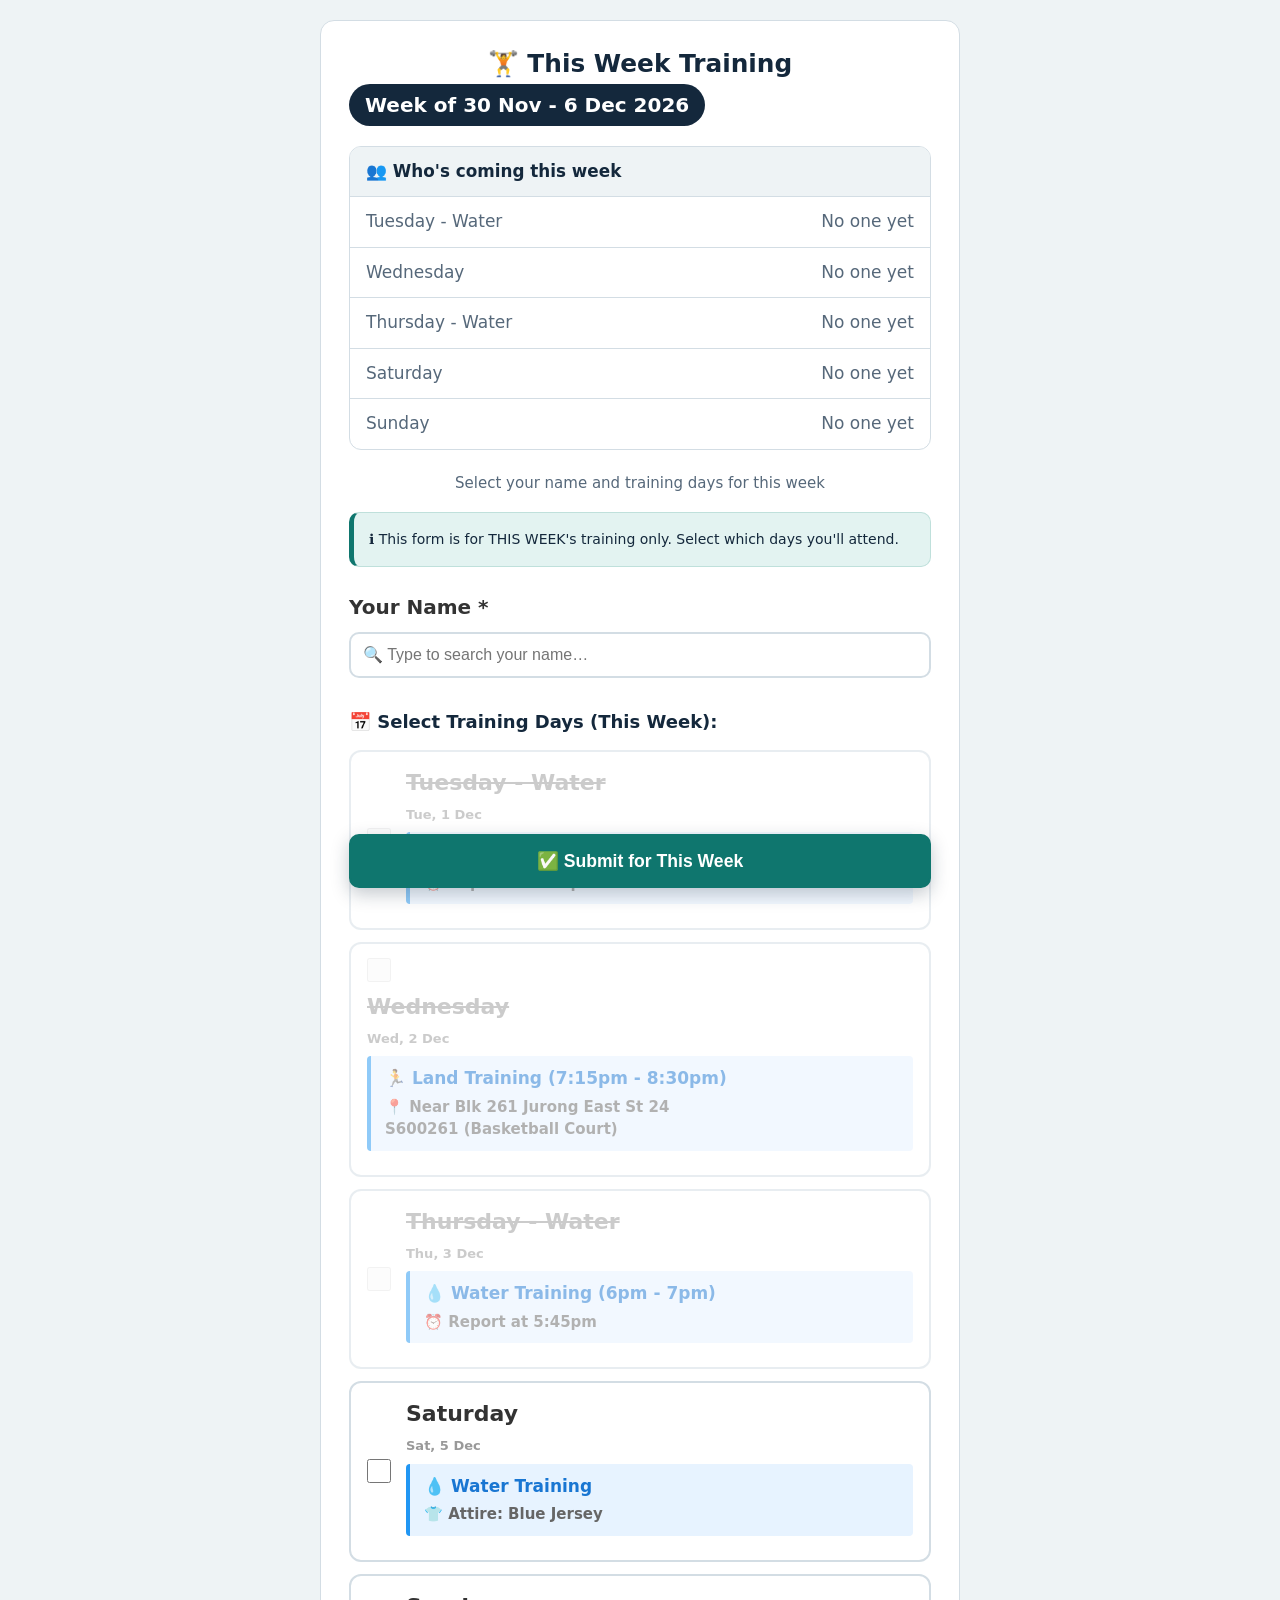
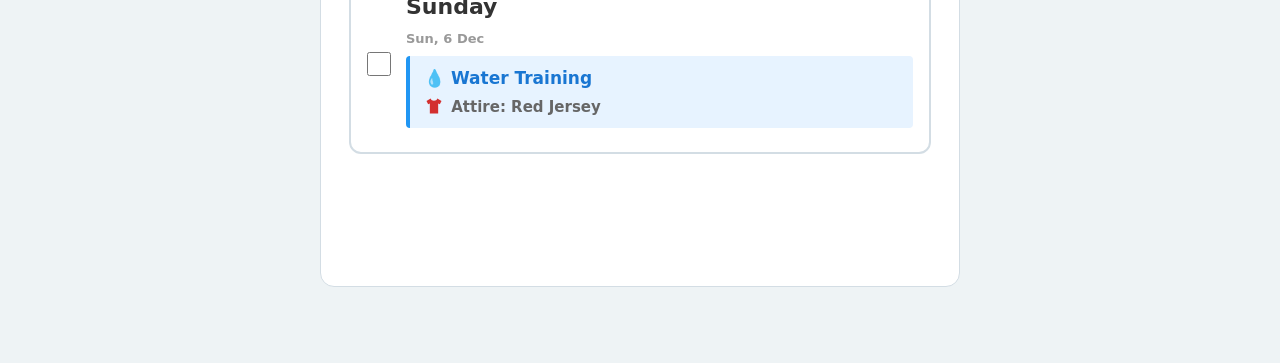
<file: weekly-availability.html>
<!DOCTYPE html>
<html lang="en">
<head>
    <meta charset="UTF-8">
    <meta name="viewport" content="width=device-width, initial-scale=1.0">
    <title>This Week Training Availability</title>
    <style>
        * {
            margin: 0;
            padding: 0;
            box-sizing: border-box;
        }
        body {
            font-family: -apple-system, BlinkMacSystemFont, 'Segoe UI', Roboto, Oxygen, Ubuntu, Cantarell, sans-serif;
            background: linear-gradient(135deg, #667eea 0%, #764ba2 100%);
            min-height: 100vh;
            padding: 20px;
            display: flex;
            align-items: center;
            justify-content: center;
            font-size: 18px; /* Larger base font for seniors */
        }
        .container {
            background: white;
            border-radius: 20px;
            padding: 40px 30px;
            max-width: 500px;
            width: 100%;
            box-shadow: 0 20px 60px rgba(0,0,0,0.3);
        }
        h1 {
            color: #333;
            text-align: center;
            margin-bottom: 10px;
            font-size: 36px; /* Larger for seniors */
            font-weight: 700;
        }
        .week-badge {
            background: linear-gradient(135deg, #667eea 0%, #764ba2 100%);
            color: white;
            text-align: center;
            padding: 16px;
            border-radius: 10px;
            margin-bottom: 20px;
            font-weight: 600;
            font-size: 20px; /* Larger for seniors */
        }
        .subtitle {
            text-align: center;
            color: #666;
            margin-bottom: 30px;
            font-size: 15px;
        }
        .form-group {
            margin-bottom: 25px;
        }
        label {
            display: block;
            font-weight: 600;
            color: #333;
            margin-bottom: 10px;
            font-size: 20px; /* Larger for seniors */
        }
        select {
            width: 100%;
            padding: 18px;
            border: 3px solid #e0e0e0;
            border-radius: 10px;
            font-size: 20px; /* Larger for seniors */
            transition: border-color 0.3s;
            background: white;
            cursor: pointer;
            font-weight: 500;
        }
        select:focus {
            outline: none;
            border-color: #667eea;
        }
        .member-info {
            background: #e7f3ff;
            border: 2px solid #2196F3;
            border-radius: 10px;
            padding: 15px;
            margin-top: 10px;
            display: none;
        }
        .member-info.show {
            display: block;
        }
        .member-info p {
            margin: 5px 0;
            color: #1976D2;
            font-size: 18px; /* Larger for seniors */
        }
        .member-info strong {
            color: #0D47A1;
        }
        .days-section {
            margin: 30px 0;
        }
        .days-section h3 {
            color: #667eea;
            margin-bottom: 15px;
            font-size: 18px;
        }
        .day-checkbox {
            display: flex;
            align-items: center;
            padding: 15px;
            border: 2px solid #e0e0e0;
            border-radius: 12px;
            margin-bottom: 12px;
            cursor: pointer;
            transition: all 0.3s;
            background: #fafafa;
        }
        .day-checkbox:hover {
            border-color: #667eea;
            background: #f0f0ff;
        }
        .day-checkbox.selected {
            border-color: #667eea;
            background: linear-gradient(135deg, #667eea15 0%, #764ba215 100%);
        }
        .day-checkbox input[type="checkbox"] {
            width: 24px;
            height: 24px;
            margin-right: 15px;
            cursor: pointer;
            accent-color: #667eea;
        }
        .day-checkbox input[type="checkbox"]:disabled {
            cursor: not-allowed;
            opacity: 0.5;
        }
        .day-checkbox.past {
            opacity: 0.5;
            pointer-events: none;
        }
        .day-checkbox.past .day-name {
            color: #999;
            text-decoration: line-through;
        }
        .day-info {
            flex: 1;
            cursor: pointer;
        }
        .day-name {
            font-size: 22px; /* Larger for seniors */
            font-weight: 700;
            color: #333;
            margin-bottom: 5px;
            display: flex;
            align-items: center;
            gap: 10px;
        }
        .attendee-count {
            background: linear-gradient(135deg, #43e97b 0%, #38f9d7 100%);
            color: white;
            padding: 6px 14px;
            border-radius: 12px;
            font-size: 16px; /* Larger for seniors */
            font-weight: 700;
            white-space: nowrap;
        }
        .attendee-count.empty {
            background: #e0e0e0;
            color: #666;
        }
        .breakdown-details {
            display: flex;
            gap: 8px;
            margin-top: 6px;
            flex-wrap: wrap;
        }
        .breakdown-badge {
            background: white;
            border: 2px solid #e0e0e0;
            color: #666;
            padding: 6px 12px;
            border-radius: 8px;
            font-size: 15px; /* Larger for seniors */
            font-weight: 700;
            display: flex;
            align-items: center;
            gap: 6px;
            cursor: pointer;
            transition: all 0.2s;
        }
        .breakdown-badge:hover {
            transform: translateY(-2px);
            box-shadow: 0 2px 8px rgba(0,0,0,0.15);
        }
        .breakdown-badge.left {
            border-color: #4facfe;
            color: #0277bd;
        }
        .breakdown-badge.left:hover {
            background: #e3f2fd;
        }
        .breakdown-badge.right {
            border-color: #f093fb;
            color: #c2185b;
        }
        .breakdown-badge.right:hover {
            background: #fce4ec;
        }
        .breakdown-badge.cox {
            border-color: #ffd700;
            color: #f57c00;
        }
        .breakdown-badge.cox:hover {
            background: #fff8e1;
        }
        .modal-overlay {
            display: none;
            position: fixed;
            top: 0;
            left: 0;
            right: 0;
            bottom: 0;
            background: rgba(0,0,0,0.5);
            z-index: 9999;
            align-items: center;
            justify-content: center;
        }
        .modal-overlay.show {
            display: flex;
        }
        .modal-content {
            background: white;
            border-radius: 15px;
            padding: 25px;
            max-width: 400px;
            width: 90%;
            max-height: 80vh;
            overflow-y: auto;
            box-shadow: 0 10px 40px rgba(0,0,0,0.3);
        }
        .modal-header {
            display: flex;
            justify-content: space-between;
            align-items: center;
            margin-bottom: 20px;
            padding-bottom: 15px;
            border-bottom: 2px solid #e0e0e0;
        }
        .modal-title {
            font-size: 18px;
            font-weight: 600;
            color: #333;
        }
        .modal-close {
            background: none;
            border: none;
            font-size: 24px;
            color: #999;
            cursor: pointer;
            padding: 0;
            width: 30px;
            height: 30px;
            display: flex;
            align-items: center;
            justify-content: center;
            border-radius: 50%;
            transition: all 0.2s;
        }
        .modal-close:hover {
            background: #f0f0f0;
            color: #333;
        }
        .member-list {
            list-style: none;
            padding: 0;
            margin: 0;
        }
        .member-item {
            padding: 12px;
            margin-bottom: 8px;
            background: #f8f9fa;
            border-radius: 8px;
            border-left: 3px solid #667eea;
        }
        .member-item.left {
            border-left-color: #4facfe;
        }
        .member-item.right {
            border-left-color: #f093fb;
        }
        .member-item.cox {
            border-left-color: #ffd700;
        }
        .member-name {
            font-weight: 600;
            color: #333;
            font-size: 14px;
        }
        .member-details {
            font-size: 12px;
            color: #666;
            margin-top: 3px;
        }
        .day-date {
            color: #999;
            font-size: 13px;
        }
        .training-details {
            background: #e7f3ff;
            border-left: 4px solid #2196F3;
            padding: 10px 14px;
            margin-top: 8px;
            border-radius: 4px;
            font-size: 16px; /* Larger for seniors */
        }
        .training-type {
            font-weight: 700;
            color: #1976D2;
            margin-bottom: 4px;
            font-size: 17px; /* Larger for seniors */
        }
        .training-info {
            color: #666;
            font-size: 15px; /* Larger for seniors */
            line-height: 1.5;
        }
        .btn-submit {
            width: 100%;
            padding: 22px;
            background: linear-gradient(135deg, #667eea 0%, #764ba2 100%);
            color: white;
            border: none;
            border-radius: 12px;
            font-size: 22px; /* Larger for seniors */
            font-weight: 700;
            cursor: pointer;
            transition: transform 0.2s, box-shadow 0.2s;
            margin-top: 20px;
        }
        .btn-submit:hover {
            transform: translateY(-2px);
            box-shadow: 0 10px 30px rgba(102, 126, 234, 0.4);
        }
        .btn-submit:active {
            transform: translateY(0);
        }
        .success-message {
            display: none;
            background: #d4edda;
            border: 2px solid #28a745;
            color: #155724;
            padding: 20px;
            border-radius: 12px;
            margin-top: 20px;
            text-align: center;
            font-weight: 600;
        }
        .success-message.show {
            display: block;
        }
        .info-box {
            background: #fff3cd;
            border: 2px solid #ffc107;
            border-radius: 10px;
            padding: 15px;
            margin-bottom: 25px;
            color: #856404;
            font-size: 14px;
            line-height: 1.6;
        }
        @media (max-width: 480px) {
            body {
                padding: 10px;
            }
            .container {
                padding: 30px 20px;
            }
            h1 {
                font-size: 24px;
            }
            .day-checkbox {
                padding: 12px;
            }
        }
    </style>
    <link rel="stylesheet" href="theme.css">
</head>
<body class="sh sh-member">
    <div class="container">
        <h1>🏋️ This Week Training</h1>
        <div class="week-badge" id="weekBadge">
            <!-- Week dates will be shown here -->
        </div>

        <div class="who" id="whoComing">
            <h2 class="who-title">👥 Who's coming this week</h2>
            <div id="whoList"><div class="row-empty">Loading…</div></div>
        </div>

        <p class="subtitle">Select your name and training days for this week</p>
 
        <div class="info-box">
            ℹ️ This form is for THIS WEEK's training only. Select which days you'll attend.
        </div>
 
        <div class="info-box" style="background: #fff3cd; border-color: #ffc107; display: none;" id="resubmitWarning">
            <span id="resubmitText">⚠️ <strong>Note:</strong> You have already submitted for this week. Submitting again will <strong>OVERWRITE</strong> your previous selection.</span>
            <div style="margin-top: 10px;">
                <button type="button" id="withdrawBtn" onclick="withdrawAvailability()"
                    style="background: #dc3545; color: white; border: none; padding: 10px 16px; border-radius: 8px; font-size: 14px; font-weight: 600; cursor: pointer;">
                    🚫 Can't make it this week
                </button>
            </div>
        </div>
 
        <div class="form-group">
            <label for="memberSearch">Your Name *</label>
            <div class="namepick">
                <input type="text" id="memberSearch" hidden placeholder="🔍 Type to search your name…"
                    autocomplete="off" autocapitalize="off" spellcheck="false"
                    role="combobox" aria-expanded="false" aria-controls="nameSearchList" aria-autocomplete="list">
                <ul id="nameSearchList" role="listbox" hidden></ul>
            </div>
            <select id="memberSelect" onchange="showMemberInfo()" required>
                <option value="">-- Select your name --</option>
            </select>
            <div class="member-info" id="memberInfo">
                <!-- Member details will be shown here -->
            </div>
        </div>
 
        <div class="days-section">
            <h3>📅 Select Training Days (This Week):</h3>
 
            <div class="day-checkbox" id="tuesdayContainer" onclick="toggleDay(this, 'tuesday')">
                <input type="checkbox" id="tuesday" onchange="updateSelection()">
                <label for="tuesday" class="day-info">
                    <div class="day-name">
                        <span>Tuesday - Water</span>
                    </div>
                    <div class="breakdown-details" id="tuesdayBreakdown"></div>
                    <div class="day-date" id="tuesdayDate"></div>
                    <div class="training-details">
                        <div class="training-type">💧 Water Training (6pm - 7pm)</div>
                        <div class="training-info">⏰ Report at 5:45pm</div>
                    </div>
                </label>
            </div>
 
            <div class="day-checkbox" id="wednesdayContainer" onclick="toggleDay(this, 'wednesday')">
                <input type="checkbox" id="wednesday" onchange="updateSelection()">
                <label for="wednesday" class="day-info">
                    <div class="day-name">
                        <span>Wednesday</span>
                    </div>
                    <div class="breakdown-details" id="wednesdayBreakdown"></div>
                    <div class="day-date" id="wednesdayDate"></div>
                    <div class="training-details">
                        <div class="training-type">🏃 Land Training (7:15pm - 8:30pm)</div>
                        <div class="training-info">📍 Near Blk 261 Jurong East St 24</div>
                        <div class="training-info">S600261 (Basketball Court)</div>
                    </div>
                </label>
            </div>
 
            <div class="day-checkbox" id="thursdayWaterContainer" onclick="toggleDay(this, 'thursday_water')">
                <input type="checkbox" id="thursday_water" onchange="updateSelection()">
                <label for="thursday_water" class="day-info">
                    <div class="day-name">
                        <span>Thursday - Water</span>
                    </div>
                    <div class="breakdown-details" id="thursdayWaterBreakdown"></div>
                    <div class="day-date" id="thursdayWaterDate"></div>
                    <div class="training-details">
                        <div class="training-type">💧 Water Training (6pm - 7pm)</div>
                        <div class="training-info">⏰ Report at 5:45pm</div>
                    </div>
                </label>
            </div>
 
            <div class="day-checkbox" id="saturdayContainer" onclick="toggleDay(this, 'saturday')">
                <input type="checkbox" id="saturday" onchange="updateSelection()">
                <label for="saturday" class="day-info">
                    <div class="day-name">
                        <span>Saturday</span>
                    </div>
                    <div class="breakdown-details" id="saturdayBreakdown"></div>
                    <div class="day-date" id="saturdayDate"></div>
                    <div class="training-details">
                        <div class="training-type">💧 Water Training</div>
                        <div class="training-info">👕 Attire: Blue Jersey</div>
                    </div>
                </label>
            </div>
 
            <div class="day-checkbox" id="sundayContainer" onclick="toggleDay(this, 'sunday')">
                <input type="checkbox" id="sunday" onchange="updateSelection()">
                <label for="sunday" class="day-info">
                    <div class="day-name">
                        <span>Sunday</span>
                    </div>
                    <div class="breakdown-details" id="sundayBreakdown"></div>
                    <div class="day-date" id="sundayDate"></div>
                    <div class="training-details">
                        <div class="training-type">💧 Water Training</div>
                        <div class="training-info"><svg width="20" height="20" viewBox="0 0 24 24" aria-hidden="true" style="vertical-align:-4px;margin-right:2px"><path fill="#d32f2f" d="M8 3 3 6l2 4 2-1v12h10V9l2 1 2-4-5-3c-.5 1.7-2 2.7-4 2.7S8.5 4.7 8 3z"/></svg> Attire: Red Jersey</div>
                    </div>
                </label>
            </div>
        </div>
 
        <button class="btn-submit" onclick="submitAvailability()">
            ✅ Submit for This Week
        </button>
 
        <div class="success-message" id="successMessage">
            ✅ Thank you! Your availability for this week has been recorded.
        </div>
    </div>
 
    <!-- Modal for showing member names -->
    <div class="modal-overlay" id="memberModal" onclick="closeModal(event)">
        <div class="modal-content" onclick="event.stopPropagation()">
            <div class="modal-header">
                <div class="modal-title" id="modalTitle">Members</div>
                <button class="modal-close" onclick="closeModal()">&times;</button>
            </div>
            <ul class="member-list" id="memberList"></ul>
        </div>
    </div>
 
    <script src="sync.js"></script>
    <script>
        let allMembers = [];
        let nextWeekDates = {};
        let trainingDetails = null;
        let googleSheetsApiUrl = null;
 
        document.addEventListener('DOMContentLoaded', function() {
            console.log('🚀 Page loaded, initializing...');
            loadMembersList();
            calculateNextWeekDates();
            disablePastDays(); // Disable checkboxes for past training days
            updateAttendeeCounts();
            console.log('✅ Initialization complete');
 
            // Debug: Check if everything loaded
            setTimeout(() => {
                console.log('📊 Debug Info:');
                console.log('- Members loaded:', allMembers.length);
                console.log('- Dates calculated:', Object.keys(nextWeekDates).length);
                console.log('- Google Sheets URL:', googleSheetsApiUrl ? 'Configured' : 'Not configured');
            }, 1000);
        });
 
        let wednesdayConfig = null;
        let serverConfig = {}; // shared settings from the Google Sheet (Config tab)
        let cancelledDays = {}; // day key -> text to show in "Who's coming" ('Cancelled' / 'No training this week')
        let lastWho = null;     // last data shown in "Who's coming", so it can be redrawn when cancellations load
 
        function getWeekNumber(date) {
            // Get week number of the year (1-52/53)
            const d = new Date(Date.UTC(date.getFullYear(), date.getMonth(), date.getDate()));
            const dayNum = d.getUTCDay() || 7;
            d.setUTCDate(d.getUTCDate() + 4 - dayNum);
            const yearStart = new Date(Date.UTC(d.getUTCFullYear(), 0, 1));
            return Math.ceil((((d - yearStart) / 86400000) + 1) / 7);
        }
 
        function isWednesdayActive() {
            if (!wednesdayConfig) return true; // Default to active if no config
 
            if (wednesdayConfig.schedule === 'every') return true;
            if (wednesdayConfig.schedule === 'never') return false;
            if (wednesdayConfig.schedule === 'alternate') {
                const weekNum = getWeekNumber(new Date());
                const isEven = weekNum % 2 === 0;
                return (wednesdayConfig.pattern === 'even' && isEven) ||
                       (wednesdayConfig.pattern === 'odd' && !isEven);
            }
            return true; // Default to active
        }
 
        async function loadMembersList() {
            // Try to load from roster.json first (for GitHub Pages deployment)
            try {
                const response = await fetch('roster.json');
                if (response.ok) {
                    const data = await response.json();
                    if (data.members && data.members.length > 0) {
                        allMembers = data.members;
                        trainingDetails = data.trainingDetails || null;
                        googleSheetsApiUrl = data.googleSheetsApiUrl || null;
                        console.log('✅ Loaded roster from roster.json');
                        if (googleSheetsApiUrl) {
                            console.log('✅ Google Sheets API URL configured');
                        }
                    }
                }
            } catch (e) {
                console.log('roster.json not found, trying localStorage...');
            }
 
            // Prefer the live Roster tab in the Google Sheet (active members only)
            try {
                const all = await SeahawkSync.fetchAll();
                const sheetMembers = (all.roster || []).filter(m => m.active);
                if (sheetMembers.length > 0) {
                    allMembers = sheetMembers;
                    console.log(`✅ Loaded ${sheetMembers.length} active members from the Roster tab`);
                } else {
                    console.log('Roster tab empty or missing, using roster.json');
                }
            } catch (e) {
                console.warn('Could not read Roster tab, using roster.json:', e);
            }

            // Fallback to localStorage (for local testing)
            if (allMembers.length === 0) {
                const savedData = localStorage.getItem('excelWorkbook');
                if (savedData) {
                    try {
                        const parsed = JSON.parse(savedData);
                        allMembers = parsed.attendees || [];
                        console.log('✅ Loaded roster from localStorage');
                    } catch (e) {
                        console.error('Error loading member data:', e);
                    }
                }
            }
 
            populateDropdown();
            displayTrainingDetails();
 
            // Load schedule config (separate file for weekly updates)
            await loadScheduleConfig();
        }
 
        function getNextDayOfWeek(dayOfWeek) {
            // dayOfWeek: 0=Sunday, 1=Monday, 2=Tuesday, 3=Wednesday, 4=Thursday, 5=Friday, 6=Saturday
            const today = new Date();
            const currentDay = today.getDay();
            let daysUntilNext = dayOfWeek - currentDay;
 
            if (daysUntilNext <= 0) {
                daysUntilNext += 7; // Next week
            }
 
            const nextDate = new Date(today);
            nextDate.setDate(today.getDate() + daysUntilNext);
            return nextDate;
        }
 
        // YYYY-MM-DD in the phone's LOCAL time. (toISOString() converts to UTC, which made every day
        // one day early between midnight and 8am in Singapore, so the day looked "past" and was greyed out.)
        function dateToString(date) {
            const pad = n => String(n).padStart(2, '0');
            return date.getFullYear() + '-' + pad(date.getMonth() + 1) + '-' + pad(date.getDate());
        }

        // Reads a YYYY-MM-DD string as a LOCAL date (new Date('YYYY-MM-DD') would read it as UTC)
        function parseLocalDate(str) {
            const [y, m, d] = String(str).split('-').map(Number);
            return new Date(y, (m || 1) - 1, d || 1);
        }
 
        async function loadScheduleConfig() {
            // Load Wednesday alternate week configuration from localStorage
            // Shared settings from the sheet win over this browser's copy
            try {
                const all = await SeahawkSync.fetchAll();
                serverConfig = all.config || {};
            } catch (e) {
                console.warn('Could not load shared config, using local copy:', e);
            }
            const savedConfig = serverConfig.wednesdayAlternateConfig !== undefined
                ? JSON.stringify(serverConfig.wednesdayAlternateConfig)
                : localStorage.getItem('wednesdayAlternateConfig');
            if (savedConfig) {
                try {
                    wednesdayConfig = JSON.parse(savedConfig);
                    console.log('✅ Loaded Wednesday config from localStorage');
                } catch (e) {
                    console.error('Error loading Wednesday config:', e);
                }
            }
 
            // Apply schedule with manual overrides
            applyScheduleWithOverrides();
        }
 
        function applyScheduleWithOverrides() {
            cancelledDays = {};
            // Load manual cancellations
            let manualCancellations = {};
            const savedOverrides = serverConfig.manualCancellations !== undefined
                ? JSON.stringify(serverConfig.manualCancellations)
                : localStorage.getItem('manualCancellations');
            if (savedOverrides) {
                try {
                    manualCancellations = JSON.parse(savedOverrides);
 
                    // Clean up expired overrides
                    const today = dateToString(new Date());
                    Object.keys(manualCancellations).forEach(day => {
                        if (manualCancellations[day] < today) {
                            delete manualCancellations[day];
                        }
                    });
                } catch (e) {
                    console.error('Error loading manual cancellations:', e);
                }
            }
 
            // Calculate next dates
            const nextTuesday = dateToString(getNextDayOfWeek(2));
            const nextWednesday = dateToString(getNextDayOfWeek(3));
            const nextThursday = dateToString(getNextDayOfWeek(4));
            const nextSaturday = dateToString(getNextDayOfWeek(6));
            const nextSunday = dateToString(getNextDayOfWeek(0));
 
            // Check manual overrides first
            const cancelledSessions = [];
 
            // Tuesday
            if (manualCancellations.tuesday === nextTuesday) {
                document.getElementById('tuesdayContainer').style.display = 'none';
                cancelledSessions.push('Tuesday');
                cancelledDays['tuesday'] = 'Cancelled';
                console.log('❌ Tuesday manually cancelled');
            }
 
            // Wednesday - check both automatic pattern AND manual override
            const wednesdayAutoActive = isWednesdayActive();
            if (manualCancellations.wednesday === nextWednesday || !wednesdayAutoActive) {
                document.getElementById('wednesdayContainer').style.display = 'none';
                if (manualCancellations.wednesday === nextWednesday) {
                    cancelledSessions.push('Wednesday Land');
                    cancelledDays['wednesday'] = 'Cancelled';
                    console.log('❌ Wednesday manually cancelled');
                } else {
                    cancelledSessions.push('Wednesday Land (alternate week)');
                    cancelledDays['wednesday'] = 'No training this week';
                    console.log('❌ Wednesday cancelled - alternate week');
                }
            } else {
                document.getElementById('wednesdayContainer').style.display = 'block';
                console.log('✅ Wednesday active');
            }
 
            // Thursday Water
            if (manualCancellations.thursdayWater === nextThursday) {
                document.getElementById('thursdayWaterContainer').style.display = 'none';
                cancelledSessions.push('Thursday Water');
                cancelledDays['thursday - water'] = 'Cancelled';
                console.log('❌ Thursday Water manually cancelled');
            }
 
            // Saturday
            if (manualCancellations.saturday === nextSaturday) {
                document.getElementById('saturdayContainer').style.display = 'none';
                cancelledSessions.push('Saturday');
                cancelledDays['saturday'] = 'Cancelled';
                console.log('❌ Saturday manually cancelled');
            }
 
            // Sunday
            if (manualCancellations.sunday === nextSunday) {
                document.getElementById('sundayContainer').style.display = 'none';
                cancelledSessions.push('Sunday');
                cancelledDays['sunday'] = 'Cancelled';
                console.log('❌ Sunday manually cancelled');
            }
 
            // Show banner if any sessions cancelled
            if (cancelledSessions.length > 0) {
                const banner = document.createElement('div');
                banner.style.cssText = `
                    background: #fff3cd;
                    border: 2px solid #ffc107;
                    border-radius: 10px;
                    padding: 15px;
                    margin-bottom: 20px;
                    color: #856404;
                    text-align: center;
                    font-weight: 600;
                `;
                banner.innerHTML = `⚠️ ${cancelledSessions.length} session(s) cancelled this week:<br><span style="font-weight: normal;">${cancelledSessions.join(', ')}</span>`;
 
                const daysSection = document.querySelector('.days-section');
                if (daysSection && !document.querySelector('.week-banner')) {
                    banner.className = 'week-banner';
                    daysSection.insertBefore(banner, daysSection.firstChild);
                }
            }

            // Redraw "Who's coming" so cancelled days show as cancelled
            if (lastWho) renderWhoComing(lastWho.dayRoster, lastWho.weekRange);
        }
 
        function populateDropdown() {
            // Sort members alphabetically
            allMembers.sort((a, b) => a.name.localeCompare(b.name));
 
            // Populate dropdown
            const select = document.getElementById('memberSelect');
 
            if (allMembers.length === 0) {
                const option = document.createElement('option');
                option.value = '';
                option.textContent = '-- No member list loaded (Contact admin) --';
                select.appendChild(option);
                return;
            }
 
            allMembers.forEach(member => {
                const option = document.createElement('option');
                option.value = member.name;
                option.textContent = member.name;
                option.dataset.category = member.category;
                option.dataset.paddlingSide = member.paddlingSide || '';
                option.dataset.gender = member.gender || '';
                select.appendChild(option);
            });
        }
 
        function displayTrainingDetails() {
            if (!trainingDetails) return;
 
            const days = ['tuesday', 'wednesday', 'thursday', 'saturday', 'sunday'];
 
            days.forEach(day => {
                if (trainingDetails[day]) {
                    const details = trainingDetails[day];
                    const checkbox = document.getElementById(day);
                    if (checkbox) {
                        const container = checkbox.closest('.day-checkbox');
                        const label = container.querySelector('.day-info');
 
                        // Check if details already added
                        if (!label.querySelector('.training-details')) {
                            const detailsDiv = document.createElement('div');
                            detailsDiv.className = 'training-details';
                            detailsDiv.innerHTML = `
                                <div class="training-type">${details.type}</div>
                                <div class="training-info">⏰ ${details.time}</div>
                                <div class="training-info">📍 ${details.location}</div>
                            `;
                            label.appendChild(detailsDiv);
                        }
                    }
                }
            });
        }
 
 
        // Paddling side from the roster (preferred) or from the response itself, lower-cased
        function memberSide(name, fallback) {
            const key = String(name || '').trim().toLowerCase();
            const m = allMembers.find(x => x.name && x.name.trim().toLowerCase() === key);
            return String((m && m.paddlingSide) || fallback || '').trim().toLowerCase();
        }

        function sideColumn(cls, title, people) {
            const col = document.createElement('div');
            col.className = 'side ' + cls;
            const head = document.createElement('h3');
            head.textContent = title;
            col.appendChild(head);
            people.forEach(p => {
                const nm = document.createElement('div');
                nm.className = 'nm';
                nm.textContent = p.name;   // textContent, so names can never inject HTML
                col.appendChild(nm);
            });
            return col;
        }

        // Everyone signed up this week, grouped by day, with Left and Right side by side.
        // The next training day opens by default.
        function renderWhoComing(dayRoster, weekRange) {
            const box = document.getElementById('whoList');
            if (!box) return;
            const order = [
                ['tuesday', 'Tuesday - Water'],
                ['wednesday', 'Wednesday'],
                ['thursday - water', 'Thursday - Water'],
                ['saturday', 'Saturday'],
                ['sunday', 'Sunday']
            ];
            let openKey = null;
            order.forEach(([key]) => {
                const list = dayRoster[key] || [];
                if (!openKey && !cancelledDays[key] && list.length && list[0].date >= weekRange.today) openKey = key;
            });

            box.innerHTML = '';
            order.forEach(([key, title]) => {
                const list = (dayRoster[key] || []).slice().sort((a, b) => a.name.localeCompare(b.name));
                if (cancelledDays[key] || list.length === 0) {
                    const row = document.createElement('div');
                    row.className = cancelledDays[key] ? 'row-empty cancelled' : 'row-empty';
                    const left = document.createElement('span');
                    left.textContent = title;
                    const right = document.createElement('span');
                    right.textContent = cancelledDays[key] || 'No one yet';
                    row.appendChild(left);
                    row.appendChild(right);
                    box.appendChild(row);
                    return;
                }
                const details = document.createElement('details');
                if (key === openKey) details.open = true;

                const summary = document.createElement('summary');
                const label = document.createElement('span');
                label.textContent = title + (list[0].display ? ' · ' + list[0].display : '');
                summary.appendChild(label);
                details.appendChild(summary);

                const leftSide = list.filter(p => p.side.includes('left'));
                const rightSide = list.filter(p => p.side.includes('right'));
                const other = list.filter(p => !p.side.includes('left') && !p.side.includes('right'));

                const sides = document.createElement('div');
                sides.className = 'sides';
                sides.appendChild(sideColumn('left', 'Left', leftSide));
                sides.appendChild(sideColumn('right', 'Right', rightSide));
                if (other.length) {
                    const o = sideColumn('other', 'Side not specified', other);
                    o.className += ' unspec';
                    sides.appendChild(o);
                }
                details.appendChild(sides);
                box.appendChild(details);
            });
        }

        // True if a saved response belongs to the current Monday-Sunday week
        function inCurrentWeek(r) {
            const w = SeahawkSync.currentWeekRange();
            return r.weekStart >= w.start && r.weekStart <= w.end;
        }

        async function updateAttendeeCounts() {
            const weekRange = SeahawkSync.currentWeekRange();
            // Load all responses from Google Sheets (if configured) or localStorage
            let allResponses = [];
 
            if (googleSheetsApiUrl) {
                try {
                    const response = { ok: true, json: async () => ({ success: true, data: (await SeahawkSync.fetchAll()).availability }) };
                    if (response.ok) {
                        const result = await response.json();
                        if (result.success && result.data) {
                            allResponses = result.data;
                            console.log(`✅ Loaded ${allResponses.length} submissions from Google Sheets`);
                        }
                    }
                } catch (e) {
                    console.error('Error loading from Google Sheets:', e);
                    // Fall back to localStorage
                    allResponses = JSON.parse(localStorage.getItem('weeklyAvailability') || '[]');
                }
            } else {
                // No Google Sheets configured, use localStorage
                allResponses = JSON.parse(localStorage.getItem('weeklyAvailability') || '[]');
            }
 
            // IMPORTANT: Remove duplicates (same name + same week)
            // This handles cases where backend might have duplicates
            const uniqueResponses = [];
            const seenKeys = new Set();
 
            allResponses.forEach(response => {
                if (response.name && response.weekStart) {
                    const key = `${response.name.toLowerCase().trim()}_${response.weekStart}`;
 
                    if (!seenKeys.has(key)) {
                        seenKeys.add(key);
                        uniqueResponses.push(response);
                    } else {
                        // Found duplicate - keep the one with latest timestamp
                        const existingIndex = uniqueResponses.findIndex(r =>
                            r.name.toLowerCase().trim() === response.name.toLowerCase().trim() &&
                            r.weekStart === response.weekStart
                        );
 
                        if (existingIndex !== -1) {
                            const existing = uniqueResponses[existingIndex];
                            const existingTime = new Date(existing.timestamp || 0).getTime();
                            const newTime = new Date(response.timestamp || 0).getTime();
 
                            if (newTime > existingTime) {
                                // Replace with newer submission
                                uniqueResponses[existingIndex] = response;
                            }
                        }
                    }
                }
            });
 
            console.log(`🔍 Filtered ${allResponses.length} responses to ${uniqueResponses.length} unique (removed ${allResponses.length - uniqueResponses.length} duplicates)`);
 
            // Use unique responses for counting
            allResponses = uniqueResponses;
 
            // Count attendees for each day with breakdown
            const dayCounts = {
                tuesday: { total: 0, left: 0, right: 0, cox: 0 },
                wednesday: { total: 0, left: 0, right: 0, cox: 0 },
                'thursday - water': { total: 0, left: 0, right: 0, cox: 0 },
                saturday: { total: 0, left: 0, right: 0, cox: 0 },
                sunday: { total: 0, left: 0, right: 0, cox: 0 }
            };
            const dayRoster = {};
            Object.keys(dayCounts).forEach(k => { dayRoster[k] = []; });
 
            // Count responses for this week's dates
            allResponses.forEach(response => {
                if (response.days && Array.isArray(response.days)) {
                    response.days.forEach(day => {
                        if (day.date < weekRange.start || day.date > weekRange.end) return; // this week only
                        const dayName = day.name.toLowerCase();
                        if (dayCounts.hasOwnProperty(dayName)) {
                            dayCounts[dayName].total++;
                            dayRoster[dayName].push({ name: response.name, date: day.date, display: day.display, side: memberSide(response.name, response.paddlingSide) });
 
                            // Check paddling side or category for role
                            const paddlingSide = String(response.paddlingSide || '').toLowerCase();
                            const category = String(response.category || '').toLowerCase();
 
                            // Check if coxswain
                            if (paddlingSide.includes('cox') || category.includes('cox')) {
                                dayCounts[dayName].cox++;
                            }
                            // Check left/right
                            else if (paddlingSide.includes('left')) {
                                dayCounts[dayName].left++;
                            } else if (paddlingSide.includes('right')) {
                                dayCounts[dayName].right++;
                            }
                        }
                    });
                }
            });
 
            // Update the count badges and breakdowns
            const dayMappings = [
                { key: 'tuesday', id: 'tuesday' },
                { key: 'wednesday', id: 'wednesday' },
                { key: 'thursday - water', id: 'thursdayWater' },
                { key: 'saturday', id: 'saturday' },
                { key: 'sunday', id: 'sunday' }
            ];
 
            lastWho = { dayRoster, weekRange };
            renderWhoComing(dayRoster, weekRange);

            // Left / Right / Cox badges under each day. Tap one to see who is coming on that side.
            dayMappings.forEach(mapping => {
                const breakdownElement = document.getElementById(mapping.id + 'Breakdown');
                const counts = dayCounts[mapping.key];
                if (!breakdownElement) return;
                if (counts.total > 0) {
                    let breakdownHTML = '';
                    if (counts.left > 0) {
                        breakdownHTML += `<span class="breakdown-badge left" onclick="showMemberList('${mapping.key}', 'left', event)">⬅️ ${counts.left} Left</span>`;
                    }
                    if (counts.right > 0) {
                        breakdownHTML += `<span class="breakdown-badge right" onclick="showMemberList('${mapping.key}', 'right', event)">${counts.right} Right ➡️</span>`;
                    }
                    if (counts.cox > 0) {
                        breakdownHTML += `<span class="breakdown-badge cox" onclick="showMemberList('${mapping.key}', 'cox', event)">🎯 ${counts.cox} Cox</span>`;
                    }
                    breakdownElement.innerHTML = breakdownHTML;
                } else {
                    breakdownElement.innerHTML = '';
                }
            });
        }
 
        function calculateNextWeekDates() {
            const today = new Date();
            const currentDay = today.getDay(); // 0=Sun, 1=Mon, etc
 
            // Calculate THIS week's Monday (not next week)
            let daysFromMonday;
            if (currentDay === 0) {
                // Sunday - go back 6 days to get this week's Monday
                daysFromMonday = -6;
            } else {
                // Mon-Sat - go back to get this week's Monday
                daysFromMonday = -(currentDay - 1);
            }
 
            // Get THIS Monday
            const thisMonday = new Date(today);
            thisMonday.setDate(today.getDate() + daysFromMonday);
 
            // Get this Sunday (end of this week)
            const thisSunday = new Date(thisMonday);
            thisSunday.setDate(thisMonday.getDate() + 6);
 
            // Update week badge
            const weekBadgeText = `Week of ${thisMonday.toLocaleDateString('en-SG', {month: 'short', day: 'numeric'})} - ${thisSunday.toLocaleDateString('en-SG', {month: 'short', day: 'numeric', year: 'numeric'})}`;
            document.getElementById('weekBadge').textContent = weekBadgeText;
 
            // Calculate each training day for THIS WEEK
            const daysOfWeek = {
                tuesday: { offset: 1, id: 'tuesdayDate' },
                wednesday: { offset: 2, id: 'wednesdayDate' },
                thursday_water: { offset: 3, id: 'thursdayWaterDate' },
                saturday: { offset: 5, id: 'saturdayDate' },
                sunday: { offset: 6, id: 'sundayDate' }
            };
 
            for (const [dayName, config] of Object.entries(daysOfWeek)) {
                const date = new Date(thisMonday);
                date.setDate(thisMonday.getDate() + config.offset);
 
                const dateString = date.toLocaleDateString('en-SG', {
                    weekday: 'short',
                    month: 'short',
                    day: 'numeric'
                });
 
                document.getElementById(config.id).textContent = dateString;
 
                // Store full date for submission
                nextWeekDates[dayName] = {
                    date: dateToString(date), // YYYY-MM-DD, local time
                    display: dateString
                };
            }
        }
 
        function disablePastDays() {
            // Get today's date (start of day)
            const today = new Date();
            today.setHours(0, 0, 0, 0);
 
            const days = [
                { id: 'tuesday', key: 'tuesday' },
                { id: 'wednesday', key: 'wednesday' },
                { id: 'thursday_water', key: 'thursday_water' },
                { id: 'saturday', key: 'saturday' },
                { id: 'sunday', key: 'sunday' }
            ];
 
            days.forEach(day => {
                if (nextWeekDates[day.key]) {
                    const dayDate = parseLocalDate(nextWeekDates[day.key].date);
                    dayDate.setHours(0, 0, 0, 0);
 
                    if (dayDate < today) {
                        // This day is in the past
                        const checkbox = document.getElementById(day.id);
                        const dayCheckboxDiv = checkbox.closest('.day-checkbox');
 
                        // Disable checkbox
                        checkbox.disabled = true;
                        checkbox.checked = false;
 
                        // Add visual styling
                        dayCheckboxDiv.classList.add('past');
 
                        console.log(`🚫 Disabled past day: ${day.key} (${nextWeekDates[day.key].display})`);
                    }
                }
            });
        }
 
        async function showMemberInfo() {
            const select = document.getElementById('memberSelect');
            const selectedOption = select.options[select.selectedIndex];
            const memberInfo = document.getElementById('memberInfo');
            const warningBox = document.getElementById('resubmitWarning');
 
            if (!select.value) {
                memberInfo.classList.remove('show');
                warningBox.style.display = 'none';
                return;
            }
 
            const category = selectedOption.dataset.category;
            const paddlingSide = selectedOption.dataset.paddlingSide;
            const gender = selectedOption.dataset.gender;
 
            let infoHtml = `<p><strong>Category:</strong> ${category}</p>`;
            if (paddlingSide) {
                infoHtml += `<p><strong>Paddling Side:</strong> ${paddlingSide}</p>`;
            }
            if (gender) {
                infoHtml += `<p><strong>Gender:</strong> ${gender}</p>`;
            }
 
            memberInfo.innerHTML = infoHtml;
            memberInfo.classList.add('show');
 
            // Check if this member has already submitted for this week
            await checkExistingSubmission(select.value);
        }
 
        async function checkExistingSubmission(memberName) {
            const warningBox = document.getElementById('resubmitWarning');
 
            try {
                // Load all responses from Google Sheets or localStorage
                let allResponses = [];
 
                if (googleSheetsApiUrl) {
                    try {
                        const response = { ok: true, json: async () => ({ success: true, data: (await SeahawkSync.fetchAll()).availability }) };
                        if (response.ok) {
                            const result = await response.json();
                            if (result.success && result.data) {
                                allResponses = result.data;
                            }
                        }
                    } catch (e) {
                        console.error('Error loading from Google Sheets:', e);
                        allResponses = JSON.parse(localStorage.getItem('weeklyAvailability') || '[]');
                    }
                } else {
                    allResponses = JSON.parse(localStorage.getItem('weeklyAvailability') || '[]');
                }
 
                // Check if member already submitted for this week
                const thisWeekStart = nextWeekDates.tuesday?.date;
                if (!thisWeekStart) {
                    warningBox.style.display = 'none';
                    return;
                }
 
                // If there are several submissions for this person and week, use the newest one
                const existingSubmission = allResponses
                    .filter(r =>
                        r.name && r.name.toLowerCase().trim() === memberName.toLowerCase().trim() &&
                        r.weekStart === thisWeekStart
                    )
                    .reduce((latest, r) =>
                        (!latest || new Date(r.timestamp || 0) >= new Date(latest.timestamp || 0)) ? r : latest,
                        null
                    );
 
                if (existingSubmission) {
                    warningBox.style.display = 'block';

                    // Are any upcoming days still selected?
                    const todayMidnight = new Date();
                    todayMidnight.setHours(0, 0, 0, 0);
                    const upcomingDays = (existingSubmission.days || []).filter(d => {
                        const dd = parseLocalDate(d.date);
                        dd.setHours(0, 0, 0, 0);
                        return dd >= todayMidnight;
                    });
                    const text = document.getElementById('resubmitText');
                    const withdrawBtn = document.getElementById('withdrawBtn');
                    if (upcomingDays.length === 0) {
                        text.innerHTML = '🚫 You are currently marked as <strong>NOT attending</strong> for the rest of this week. Select days and submit if you want to join again.';
                        withdrawBtn.style.display = 'none';
                    } else {
                        text.innerHTML = '⚠️ <strong>Note:</strong> You have already submitted for this week. Submitting again will <strong>OVERWRITE</strong> your previous selection.';
                        withdrawBtn.style.display = 'inline-block';
                    }
 
                    // Pre-fill their previous selections
                    if (existingSubmission.days && Array.isArray(existingSubmission.days)) {
                        existingSubmission.days.forEach(day => {
                            const dayName = day.name.toLowerCase();
                            let checkboxId = '';
 
                            if (dayName === 'tuesday') checkboxId = 'tuesday';
                            else if (dayName === 'wednesday') checkboxId = 'wednesday';
                            else if (dayName === 'thursday - water') checkboxId = 'thursday_water';
                            else if (dayName === 'saturday') checkboxId = 'saturday';
                            else if (dayName === 'sunday') checkboxId = 'sunday';
 
                            if (checkboxId) {
                                const checkbox = document.getElementById(checkboxId);
                                if (checkbox && !checkbox.disabled) {
                                    checkbox.checked = true;
                                }
                            }
                        });
                        updateSelection();
                    }
                } else {
                    warningBox.style.display = 'none';
                }
            } catch (e) {
                console.error('Error checking existing submission:', e);
                warningBox.style.display = 'none';
            }
        }
 
        function toggleDay(element, dayId) {
            const checkbox = document.getElementById(dayId);
            if (event.target.type !== 'checkbox') {
                checkbox.checked = !checkbox.checked;
            }
            updateSelection();
        }
 
        function updateSelection() {
            const days = ['tuesday', 'wednesday', 'thursday_water', 'saturday', 'sunday'];
            days.forEach(day => {
                const checkbox = document.getElementById(day);
                if (checkbox) {
                    const container = checkbox.closest('.day-checkbox');
                    if (checkbox.checked) {
                        container.classList.add('selected');
                    } else {
                        container.classList.remove('selected');
                    }
                }
            });
        }
 
        // "Can't make it this week": removes the person from all upcoming days.
        // Days that have already passed are left untouched.
        async function withdrawAvailability() {
            const select = document.getElementById('memberSelect');
            const name = select.value;
            if (!name) {
                alert('⚠️ Please select your name from the list');
                return;
            }
            if (!confirm(`Remove ${name} from the rest of this week's training?\n\nDays that have already passed are not changed. You can submit again later if your plans change.`)) {
                return;
            }

            const btn = document.getElementById('withdrawBtn');
            btn.disabled = true;
            try {
                const weekStart = nextWeekDates.tuesday?.date;
                const sameName = r => r.name && r.name.toLowerCase().trim() === name.toLowerCase().trim() && r.weekStart === weekStart;

                // Find the newest existing submission (shared sheet first, then this device)
                let list;
                try {
                    list = (await SeahawkSync.fetchAll()).availability;
                } catch (e) {
                    list = JSON.parse(localStorage.getItem('weeklyAvailability') || '[]');
                }
                const mine = list.filter(sameName).reduce((latest, r) =>
                    (!latest || new Date(r.timestamp || 0) >= new Date(latest.timestamp || 0)) ? r : latest, null);
                if (!mine) {
                    alert('No submission found for this week, so there is nothing to remove.');
                    return;
                }

                // Keep only days that have already passed
                const today = new Date();
                today.setHours(0, 0, 0, 0);
                const keptDays = (mine.days || []).filter(d => {
                    const dd = parseLocalDate(d.date);
                    dd.setHours(0, 0, 0, 0);
                    return dd < today;
                });

                const opt = select.options[select.selectedIndex];
                const record = {
                    name: name,
                    category: opt.dataset.category,
                    paddlingSide: opt.dataset.paddlingSide,
                    gender: opt.dataset.gender,
                    days: keptDays,
                    weekStart: weekStart,
                    weekNumber: mine.weekNumber,
                    timestamp: new Date().toISOString()
                };

                // Local copy on this device
                let local = JSON.parse(localStorage.getItem('weeklyAvailability') || '[]');
                local = local.filter(r => !sameName(r) && inCurrentWeek(r)); // keep this week only
                local.push(record);
                localStorage.setItem('weeklyAvailability', JSON.stringify(local));

                // Shared sheet (confirmed)
                if (googleSheetsApiUrl) {
                    try {
                        await SeahawkSync.post({ ...record, action: 'upsert' });
                    } catch (e) {
                        console.error('Withdraw failed:', e);
                        alert('⚠️ Could not update the shared sheet, so the coach still sees you on the list.\n\nPlease check your internet connection and try again.');
                        return;
                    }
                }

                // Clear the form and refresh the page state
                ['tuesday', 'wednesday', 'thursday_water', 'saturday', 'sunday'].forEach(day => {
                    const cb = document.getElementById(day);
                    if (cb) cb.checked = false;
                });
                updateSelection();
                await checkExistingSubmission(name);
                await updateAttendeeCounts();
                alert("✅ Done. You've been removed from the rest of this week's training.");
            } catch (e) {
                console.error('Withdraw error:', e);
                alert('⚠️ Something went wrong: ' + e.message);
            } finally {
                btn.disabled = false;
            }
        }

        let isSubmitting = false;
        async function submitAvailability() {
            if (isSubmitting) return;                       // ignore repeat taps while saving
            const btn = document.querySelector('.btn-submit');
            const label = btn.innerHTML;
            isSubmitting = true;
            btn.disabled = true;
            btn.innerHTML = '⏳ Submitting…';
            const slowTimer = setTimeout(() => { btn.innerHTML = '⏳ Still saving… please wait'; }, 4000);
            try {
                await submitAvailabilityCore();
            } finally {
                clearTimeout(slowTimer);
                isSubmitting = false;
                btn.disabled = false;
                btn.innerHTML = label;
            }
        }

        async function submitAvailabilityCore() {
            try {
                console.log('Submit button clicked');
 
                const select = document.getElementById('memberSelect');
                const name = select.value;
 
                if (!name) {
                    alert('⚠️ Please select your name from the list');
                    select.focus();
                    return;
                }
 
                console.log('Name selected:', name);
 
                const selectedDays = [];
                const days = ['tuesday', 'wednesday', 'thursday_water', 'saturday', 'sunday'];
 
                days.forEach(day => {
                    const checkbox = document.getElementById(day);
                    if (checkbox && checkbox.checked) {
                        let dayName;
                        if (day === 'thursday_water') {
                            dayName = 'Thursday - Water';
                        } else {
                            dayName = day.charAt(0).toUpperCase() + day.slice(1);
                        }
 
                        // Check if nextWeekDates exists
                        if (!nextWeekDates[day]) {
                            console.error('nextWeekDates not initialized for:', day);
                            alert('⚠️ Error: Date calculation failed. Please refresh the page.');
                            return;
                        }
 
                        selectedDays.push({
                            name: dayName,
                            date: nextWeekDates[day].date,
                            display: nextWeekDates[day].display
                        });
                    }
                });
 
                console.log('Selected days:', selectedDays);
 
                if (selectedDays.length === 0) {
                    alert('⚠️ Please select at least one training day');
                    return;
                }
 
                // Check if any selected days are in the past
                const today = new Date();
                today.setHours(0, 0, 0, 0); // Start of today for fair comparison
 
                const pastDays = selectedDays.filter(day => {
                    const dayDate = parseLocalDate(day.date);
                    dayDate.setHours(0, 0, 0, 0);
                    return dayDate < today;
                });
 
                if (pastDays.length > 0) {
                    const pastDayNames = pastDays.map(d => d.display).join(', ');
                    alert(`⚠️ Cannot submit for past training days!\n\nThe following days have already passed:\n${pastDayNames}\n\nPlease uncheck these days and submit again.`);
                    return;
                }
 
            // Get member details
            const selectedOption = select.options[select.selectedIndex];
            const category = selectedOption.dataset.category;
            const paddlingSide = selectedOption.dataset.paddlingSide;
            const gender = selectedOption.dataset.gender;
 
            // Calculate week number
            const weekNum = getWeekNumber(parseLocalDate(nextWeekDates.tuesday.date));
 
            // Store availability with week information
            const availability = {
                name: name,
                category: category,
                paddlingSide: paddlingSide,
                gender: gender,
                days: selectedDays, // Array with {name, date, display}
                weekStart: nextWeekDates.tuesday.date, // Use Tuesday as week identifier
                weekNumber: weekNum,
                timestamp: new Date().toISOString()
            };
 
            // IMPORTANT: Remove duplicates before saving
            // Save to localStorage first (with deduplication)
            let allLocalResponses = JSON.parse(localStorage.getItem('weeklyAvailability') || '[]');
 
            // Remove any existing submission from this person for this week
            allLocalResponses = allLocalResponses.filter(r => {
                const isDuplicate = r.name && name &&
                    r.name.toLowerCase().trim() === name.toLowerCase().trim() &&
                    r.weekStart === availability.weekStart;
                return !isDuplicate && inCurrentWeek(r); // keep only this week's, drop duplicates
            });
 
            // Add new submission
            allLocalResponses.push(availability);
            localStorage.setItem('weeklyAvailability', JSON.stringify(allLocalResponses));
 
            console.log('✅ Saved to localStorage (duplicates removed)');
 
            // Save to the shared Google Sheet and confirm the server accepted it
            if (googleSheetsApiUrl) {
                try {
                    await SeahawkSync.post({ ...availability, action: 'upsert' });
                    console.log('✅ Saved to Google Sheets');
                } catch (error) {
                    console.error('Error submitting to Google Sheets:', error);
                    alert('⚠️ Your response could not be saved to the shared sheet, so the coach will not see it yet.\n\nPlease check your internet connection and press Submit again.');
                    return;
                }
            }

            // Refresh the attendee counts in the background so the confirmation shows straight away
            updateAttendeeCounts().catch(e => console.warn('Count refresh failed:', e));
 
            // Show success message
            document.getElementById('successMessage').classList.add('show');
            document.getElementById('successMessage').scrollIntoView({ behavior: 'smooth' });
 
            // Reset form after 3 seconds
            setTimeout(() => {
                select.value = '';
                if (window.clearNameSearch) clearNameSearch();
                document.getElementById('memberInfo').classList.remove('show');
                const allDays = ['tuesday', 'wednesday', 'thursday_water', 'saturday', 'sunday'];
                allDays.forEach(day => {
                    const checkbox = document.getElementById(day);
                    if (checkbox) checkbox.checked = false;
                });
                updateSelection();
                document.getElementById('successMessage').classList.remove('show');
            }, 3000);
 
            console.log('✅ Submission complete!');
 
            } catch (error) {
                console.error('❌ Submission error:', error);
                alert('⚠️ Error submitting: ' + error.message + '\n\nPlease check browser console (F12) for details.');
            }
        }
 
        async function showMemberList(dayName, side, event) {
            const weekRange = SeahawkSync.currentWeekRange();
            event.stopPropagation(); // Prevent day checkbox from toggling
 
            // Load all responses from Google Sheets or localStorage
            let allResponses = [];
 
            if (googleSheetsApiUrl) {
                try {
                    const response = { ok: true, json: async () => ({ success: true, data: (await SeahawkSync.fetchAll()).availability }) };
                    if (response.ok) {
                        const result = await response.json();
                        if (result.success && result.data) {
                            allResponses = result.data;
                        }
                    }
                } catch (e) {
                    console.error('Error loading from Google Sheets:', e);
                    allResponses = JSON.parse(localStorage.getItem('weeklyAvailability') || '[]');
                }
            } else {
                allResponses = JSON.parse(localStorage.getItem('weeklyAvailability') || '[]');
            }
 
            // IMPORTANT: Remove duplicates (same name + same week)
            const uniqueResponses = [];
            const seenKeys = new Set();
 
            allResponses.forEach(response => {
                if (response.name && response.weekStart) {
                    const key = `${response.name.toLowerCase().trim()}_${response.weekStart}`;
 
                    if (!seenKeys.has(key)) {
                        seenKeys.add(key);
                        uniqueResponses.push(response);
                    } else {
                        // Found duplicate - keep the one with latest timestamp
                        const existingIndex = uniqueResponses.findIndex(r =>
                            r.name.toLowerCase().trim() === response.name.toLowerCase().trim() &&
                            r.weekStart === response.weekStart
                        );
 
                        if (existingIndex !== -1) {
                            const existing = uniqueResponses[existingIndex];
                            const existingTime = new Date(existing.timestamp || 0).getTime();
                            const newTime = new Date(response.timestamp || 0).getTime();
 
                            if (newTime > existingTime) {
                                // Replace with newer submission
                                uniqueResponses[existingIndex] = response;
                            }
                        }
                    }
                }
            });
 
            console.log(`🔍 [Member List] Filtered ${allResponses.length} responses to ${uniqueResponses.length} unique`);
 
            // Use unique responses
            allResponses = uniqueResponses;
 
            // Filter members for this day and side
            const members = [];
            allResponses.forEach(response => {
                if (response.days && Array.isArray(response.days)) {
                    response.days.forEach(day => {
                        if (day.name.toLowerCase() === dayName.toLowerCase() && day.date >= weekRange.start && day.date <= weekRange.end) {
                            // Check side
                            const paddlingSide = (response.paddlingSide || '').toLowerCase();
                            const category = (response.category || '').toLowerCase();
 
                            let match = false;
                            if (side === 'cox' && (paddlingSide.includes('cox') || category.includes('cox'))) {
                                match = true;
                            } else if (side === 'left' && paddlingSide.includes('left')) {
                                match = true;
                            } else if (side === 'right' && paddlingSide.includes('right')) {
                                match = true;
                            }
 
                            if (match) {
                                members.push({
                                    name: response.name,
                                    category: response.category,
                                    paddlingSide: response.paddlingSide,
                                    side: side
                                });
                            }
                        }
                    });
                }
            });
 
            // Sort by name
            members.sort((a, b) => a.name.localeCompare(b.name));
 
            // Update modal title
            const dayDisplayName = dayName.charAt(0).toUpperCase() + dayName.slice(1);
            let sideIcon = '';
            let sideLabel = '';
            if (side === 'left') {
                sideIcon = '⬅️';
                sideLabel = 'Left Paddlers';
            } else if (side === 'right') {
                sideIcon = '➡️';
                sideLabel = 'Right Paddlers';
            } else if (side === 'cox') {
                sideIcon = '🎯';
                sideLabel = 'Coxswains';
            }
 
            document.getElementById('modalTitle').innerHTML = `${sideIcon} ${dayDisplayName} - ${sideLabel}`;
 
            // Build member list
            const memberListHTML = members.map(member => `
                <li class="member-item ${member.side}">
                    <div class="member-name">${member.name}</div>
                    <div class="member-details">${member.category} • ${member.paddlingSide}</div>
                </li>
            `).join('');
 
            document.getElementById('memberList').innerHTML = memberListHTML || '<li style="text-align: center; color: #999; padding: 20px;">No members found</li>';
 
            // Show modal
            document.getElementById('memberModal').classList.add('show');
        }
 
        function closeModal(event) {
            if (!event || event.target === event.currentTarget) {
                document.getElementById('memberModal').classList.remove('show');
            }
        }

        // ---------- searchable name picker ----------
        // Shows a search box with a filtered list. Choosing a name sets the original <select id="memberSelect">
        // and fires its change event, so everything else on the page works exactly as before.
        // If anything here fails, the plain dropdown simply stays visible.
        function initNameSearch() {
            const input = document.getElementById('memberSearch');
            const list = document.getElementById('nameSearchList');
            const select = document.getElementById('memberSelect');
            if (!input || !list || !select || !input.addEventListener) return;

            let names = [];
            let active = -1;
            const norm = s => String(s).toLowerCase().replace(/\s+/g, ' ').trim();

            function readNames() {
                names = Array.from(select.options).filter(o => o.value).map(o => o.value);
            }
            function matches(query) {
                const q = norm(query);
                if (!q) return names.slice();
                const words = q.split(' ');
                return names.filter(n => { const t = norm(n); return words.every(w => t.includes(w)); });
            }
            function openList() {
                list.hidden = false;
                input.setAttribute('aria-expanded', 'true');
            }
            function closeList() {
                list.hidden = true;
                input.setAttribute('aria-expanded', 'false');
                active = -1;
            }
            function highlight(i) {
                const items = Array.from(list.children).filter(li => li.dataset.name);
                items.forEach((li, idx) => li.classList.toggle('active', idx === i));
                active = i;
                if (items[i] && items[i].scrollIntoView) items[i].scrollIntoView({ block: 'nearest' });
            }
            function choose(name) {
                select.value = name;
                input.value = name;
                closeList();
                select.dispatchEvent(new Event('change', { bubbles: true }));
                if (input.blur) input.blur();
            }
            function render() {
                readNames();
                const found = matches(input.value);
                list.innerHTML = '';
                active = -1;
                if (found.length === 0) {
                    const li = document.createElement('li');
                    li.className = 'none';
                    li.textContent = names.length === 0 ? 'No member list loaded (contact admin)' : 'No name found - check the spelling';
                    list.appendChild(li);
                } else {
                    found.forEach(n => {
                        const li = document.createElement('li');
                        li.setAttribute('role', 'option');
                        li.dataset.name = n;
                        li.textContent = n;   // textContent, so a name can never inject HTML
                        li.addEventListener('mousedown', e => { e.preventDefault(); choose(n); });
                        list.appendChild(li);
                    });
                }
                openList();
            }

            input.addEventListener('focus', render);
            input.addEventListener('input', () => {
                // typing again after choosing a name means "pick someone else"
                if (select.value && norm(input.value) !== norm(select.value)) {
                    select.value = '';
                    select.dispatchEvent(new Event('change', { bubbles: true }));
                }
                render();
            });
            input.addEventListener('keydown', e => {
                const items = Array.from(list.children).filter(li => li.dataset.name);
                if (e.key === 'ArrowDown') { e.preventDefault(); if (list.hidden) render(); highlight(Math.min(active + 1, items.length - 1)); }
                else if (e.key === 'ArrowUp') { e.preventDefault(); highlight(Math.max(active - 1, 0)); }
                else if (e.key === 'Enter') {
                    e.preventDefault();
                    const pick = items[active] || (items.length === 1 ? items[0] : null);
                    if (pick) choose(pick.dataset.name);
                } else if (e.key === 'Escape') { closeList(); }
            });
            input.addEventListener('blur', closeList);

            // The roster loads after the page opens; keep the list in step with the <select>
            if (typeof MutationObserver !== 'undefined') {
                new MutationObserver(() => { readNames(); if (!list.hidden) render(); }).observe(select, { childList: true });
            }

            window.clearNameSearch = function () { input.value = ''; closeList(); };

            // success: swap the plain dropdown for the search box
            input.hidden = false;
            select.hidden = true;
        }

        try { initNameSearch(); } catch (e) { console.warn('Name search not started, using the plain dropdown:', e); }
    </script>
</body>
</html>
</file>
<file: theme.css>
/* Seahawk shared theme. Loaded after each page's own styles; every rule is scoped to body.sh
   so it wins without !important. Remove the <link> to theme.css to get the old look back. */
:root{
  --ink:#14283c; --muted:#56687a; --sea:#0f766e; --sea-dark:#0b5a54; --sea-tint:#e3f3f1;
  --foam:#eef3f5; --card:#ffffff; --line:#d3dde4; --red:#b3261e; --warn:#fff4d6; --warn-line:#e8c55b;
}
body.sh{
  display:block; padding:0 0 56px; min-height:100vh; background:var(--foam); color:var(--ink);
  font-family:system-ui,-apple-system,"Segoe UI",Roboto,"Helvetica Neue",Arial,sans-serif;
  font-size:17px; line-height:1.5;
}
body.sh.sh-coach{ font-size:18px; }               /* larger text kept for the coach view */

/* ---------- page container ---------- */
body.sh .container{
  max-width:1040px; margin:20px auto; padding:28px; background:var(--card);
  border:1px solid var(--line); border-radius:14px; box-shadow:none;
}
body.sh.sh-member .container{ max-width:640px; }
body.sh h1{ font-size:1.55rem; line-height:1.25; margin:0 0 4px; color:var(--ink); }
body.sh h2, body.sh h3{ color:var(--ink); }
body.sh .subtitle{ color:var(--muted); margin:0 0 18px; }

/* ---------- page header on staff pages ---------- */
body.sh .header{
  display:flex; flex-wrap:wrap; gap:14px 20px; align-items:flex-start; justify-content:space-between;
  margin:0 0 22px; padding:0 0 18px; border:0; border-bottom:1px solid var(--line);
  background:none; box-shadow:none;
}
body.sh .btn-group{ display:flex; flex-wrap:wrap; gap:10px; }

/* ---------- buttons: filled = main action, outlined = secondary ---------- */
body.sh .btn, body.sh .btn-submit{
  min-height:46px; padding:10px 18px; border-radius:10px; font-size:1rem; font-weight:700;
  border:2px solid transparent; cursor:pointer; box-shadow:none; transform:none;
}
body.sh .btn-success, body.sh .btn-submit{ background:var(--sea); color:#fff; border-color:var(--sea); }
body.sh .btn-success:hover, body.sh .btn-submit:hover{ background:var(--sea-dark); border-color:var(--sea-dark); }
body.sh .btn-primary{ background:#fff; color:var(--sea-dark); border-color:var(--sea); }
body.sh .btn-primary:hover{ background:var(--sea-tint); }
body.sh .btn-danger{ background:#fff; color:var(--red); border-color:var(--red); }
body.sh .btn-danger:hover{ background:var(--red); color:#fff; }
body.sh button:disabled{ opacity:.55; cursor:not-allowed; }

/* ---------- form controls ---------- */
body.sh select, body.sh input[type=text], body.sh input[type=date], body.sh input[type=url], body.sh input[type=number]{
  min-height:46px; padding:8px 12px; font-size:16px; color:var(--ink); background:#fff;
  border:2px solid var(--line); border-radius:10px;
}
body.sh select:focus, body.sh input:focus{ border-color:var(--sea); }
body.sh :focus-visible{ outline:3px solid #2aa198; outline-offset:2px; }
body.sh label{ font-weight:600; }
body.sh .form-group{ margin-bottom:20px; }
body.sh .date-selector{ margin-bottom:20px; }

/* ---------- filter panel and summary numbers ---------- */
body.sh .filter-section{ background:var(--foam); border:1px solid var(--line); border-radius:12px; padding:16px; margin:0 0 20px; }
body.sh .stats{ display:grid; grid-template-columns:repeat(auto-fit,minmax(130px,1fr)); gap:12px; margin:0 0 22px; }
body.sh .stat-card{ background:var(--sea-tint); border:1px solid #bfe0db; border-radius:12px; padding:14px; text-align:center; box-shadow:none; }
body.sh .stat-number{ font-size:1.9rem; font-weight:800; line-height:1.1; color:var(--sea-dark); }
body.sh .stat-label{ font-size:.9rem; color:var(--muted); }

/* ---------- lists, tables, notices ---------- */
body.sh .checkbox-item, body.sh .paddler-row{ border:1px solid var(--line); border-radius:10px; background:#fff; }
body.sh .position-number{ background:var(--sea); color:#fff; }
body.sh .report-table{ width:100%; border-collapse:collapse; }
body.sh .report-table th{ background:var(--ink); color:#fff; text-align:left; padding:12px; }
body.sh .report-table td{ padding:12px; border-bottom:1px solid var(--line); }
body.sh .report-table tr:nth-child(even) td{ background:#f7fafb; }
body.sh .empty-state{ color:var(--muted); text-align:center; padding:40px 16px; }
body.sh .info-box{ background:var(--sea-tint); border:1px solid #bfe0db; border-left:5px solid var(--sea); border-radius:10px; color:var(--ink); }
body.sh .week-badge{ display:inline-block; background:var(--ink); color:#fff; border-radius:999px; padding:6px 16px; font-weight:600; }
body.sh .section{ background:#fff; border:1px solid var(--line); border-radius:12px; padding:20px; margin:0 0 18px; box-shadow:none; }
body.sh .workflow{ background:var(--foam); border:1px solid var(--line); border-radius:12px; padding:16px 20px; }

/* ---------- member form: bigger day cards, submit stays reachable ---------- */
body.sh .day-checkbox{ min-height:64px; padding:14px 16px; background:#fff; border:2px solid var(--line); border-radius:12px; }
body.sh .day-checkbox:has(input:checked){ border-color:var(--sea); background:var(--sea-tint); }
body.sh .day-checkbox input[type=checkbox]{ width:24px; height:24px; accent-color:var(--sea); }
body.sh .day-name{ font-weight:700; }
body.sh .attendee-count{ color:var(--muted); }
body.sh.sh-member .btn-submit{ width:100%; min-height:54px; font-size:1.1rem; position:sticky; bottom:12px; box-shadow:0 6px 18px rgba(20,40,60,.25); }

/* ---------- navigation bar (staff pages) ---------- */
.sh-nav{
  position:sticky; top:0; z-index:50; display:flex; align-items:stretch; gap:2px; padding:0 12px;
  background:#14283c; color:#fff; overflow-x:auto; white-space:nowrap;
  font:600 15px/1.2 system-ui,-apple-system,"Segoe UI",Roboto,Arial,sans-serif;
}
.sh-nav .brand{ display:flex; align-items:center; padding:0 14px 0 4px; margin-right:6px; font-weight:800; font-size:16px; }
.sh-nav a{ display:inline-flex; align-items:center; min-height:48px; padding:0 14px; color:#c7d5e0; text-decoration:none; border-bottom:3px solid transparent; }
.sh-nav a:hover{ color:#fff; }
.sh-nav a[aria-current=page]{ color:#fff; border-bottom-color:#5fd0c5; }
.sh-nav a:focus-visible{ outline:3px solid #5fd0c5; outline-offset:-3px; }
.sh-nav .spacer{ flex:1; min-width:12px; }

/* ---------- phones ---------- */
@media (max-width:640px){
  body.sh .container{ margin:0; padding:18px 14px; border-radius:0; border-left:0; border-right:0; }
  body.sh .header{ flex-direction:column; gap:12px; }
  body.sh .btn-group{ width:100%; }
  body.sh .btn-group .btn{ flex:1 1 140px; }
  body.sh h1{ font-size:1.35rem; }
}
@media (prefers-reduced-motion:reduce){ body.sh *{ transition:none !important; animation:none !important; } }

/* ---------- coach view: left and right always side by side ---------- */
body.sh .boat-container{ background:var(--foam); border:1px solid var(--line); border-radius:12px; padding:20px; }
body.sh .boat-layout{ grid-template-columns:minmax(0,1fr) minmax(0,1fr); gap:16px; }   /* overrides the old "stack on tablets/phones" rule */
body.sh .side-section{ min-width:0; padding:14px; border:1px solid var(--line); border-radius:12px; }
body.sh .side-header{ background:var(--ink); color:#fff; padding:12px 8px; border-radius:10px; margin-bottom:14px; font-size:1.1rem; }
body.sh .boat-layout > .side-section:nth-child(1) .side-header{ background:var(--sea); }   /* left = teal, right = navy */
body.sh .paddler-row{ padding:12px; gap:12px; margin-bottom:10px; border-left:6px solid var(--sea); transition:none; }
body.sh .boat-layout > .side-section:nth-child(2) .paddler-row{ border-left-color:var(--ink); }
body.sh .paddler-row:hover{ background:#fff; transform:none; }
body.sh .position-number{ flex:none; width:44px; height:44px; font-size:18px; }
body.sh .paddler-info{ min-width:0; }
body.sh .paddler-name{ overflow-wrap:anywhere; }
@media (max-width:640px){
  body.sh.sh-coach .container{ padding:14px 8px; }
  body.sh .boat-container{ padding:8px; }
  body.sh .boat-layout{ gap:8px; }
  body.sh .side-section{ padding:8px; }
  body.sh .side-header{ font-size:.95rem; padding:10px 4px; margin-bottom:10px; }
  body.sh .paddler-row{ padding:8px; gap:8px; margin-bottom:8px; }
  body.sh .position-number{ width:30px; height:30px; font-size:14px; }
  body.sh .paddler-name{ font-size:15px; line-height:1.25; margin-bottom:4px; }
  body.sh .paddler-details .badge{ font-size:11px; padding:2px 6px; }
}

/* ---------- mark attendance: walk-ins ---------- */
body.sh .walkin{ background:var(--foam); border:1px solid var(--line); border-radius:12px; padding:14px; margin:0 0 16px; }
body.sh .walkin label{ display:block; margin-bottom:8px; }
body.sh .walkin-row{ display:flex; flex-wrap:wrap; gap:10px; }
body.sh .walkin-row select{ flex:1 1 220px; }
body.sh .badge-walkin{ background:#ffedc2; color:#7a4a00; }
body.sh .badge-coach{ background:#ffedc2; color:#7a4a00; }
body.sh .btn-remove-added{ min-height:32px; padding:2px 10px; border:1.5px solid var(--red); background:#fff; color:var(--red); border-radius:8px; font-weight:700; font-size:13px; cursor:pointer; }

/* ---------- member form: who's coming this week (Left | Right) ---------- */
body.sh .who{ margin:0 0 22px; border:1px solid var(--line); border-radius:12px; background:#fff; overflow:hidden; }
body.sh .who-title{ margin:0; padding:12px 16px; background:var(--foam); border-bottom:1px solid var(--line); font-size:1.05rem; font-weight:800; }
body.sh .who details{ border-bottom:1px solid var(--line); }
body.sh .who details:last-child{ border-bottom:0; }
body.sh .who summary{ display:flex; justify-content:space-between; align-items:center; gap:12px; min-height:48px; padding:10px 16px; font-weight:700; cursor:pointer; list-style:none; }
body.sh .who summary::-webkit-details-marker{ display:none; }
body.sh .who summary::after{ content:'▾'; color:var(--muted); margin-left:auto; }
body.sh .who details[open] summary::after{ content:'▴'; }
body.sh .who .sides{ display:grid; grid-template-columns:minmax(0,1fr) minmax(0,1fr); gap:10px; padding:0 12px 14px; }
body.sh .who .side{ min-width:0; }
body.sh .who .side h3{ margin:0 0 6px; padding:6px 10px; border-radius:8px; color:#fff; font-size:.9rem; text-align:center; }
body.sh .who .side.left h3{ background:var(--sea); }
body.sh .who .side.right h3{ background:var(--ink); }
body.sh .who .side.other h3{ background:var(--muted); }
body.sh .who .side .nm{ padding:7px 8px; border-bottom:1px solid var(--line); font-size:.95rem; overflow-wrap:anywhere; }
body.sh .who .unspec{ grid-column:1 / -1; }
body.sh .who .row-empty{ display:flex; justify-content:space-between; gap:12px; padding:12px 16px; color:var(--muted); border-bottom:1px solid var(--line); }
body.sh .who .row-empty:last-child{ border-bottom:0; }
body.sh .who .row-empty.cancelled{ color:var(--red); font-weight:700; }
body.sh .who .row-empty.cancelled span:first-child{ text-decoration:line-through; }

/* ---------- member form: name search ---------- */
body.sh .namepick{ position:relative; }
body.sh .namepick input{ width:100%; box-sizing:border-box; }
body.sh .namepick ul{ position:absolute; z-index:40; left:0; right:0; margin:6px 0 0; padding:6px; list-style:none; max-height:min(50vh,320px); overflow-y:auto; background:#fff; border:2px solid var(--sea); border-radius:12px; box-shadow:0 10px 28px rgba(20,40,60,.22); }
body.sh .namepick ul[hidden]{ display:none; }
body.sh .namepick li{ min-height:44px; display:flex; align-items:center; padding:8px 12px; border-radius:8px; cursor:pointer; font-size:1rem; }
body.sh .namepick li:hover, body.sh .namepick li.active{ background:var(--sea-tint); }
body.sh .namepick li.none{ color:var(--muted); cursor:default; }
body.sh .namepick li.none:hover{ background:none; }
</file>
